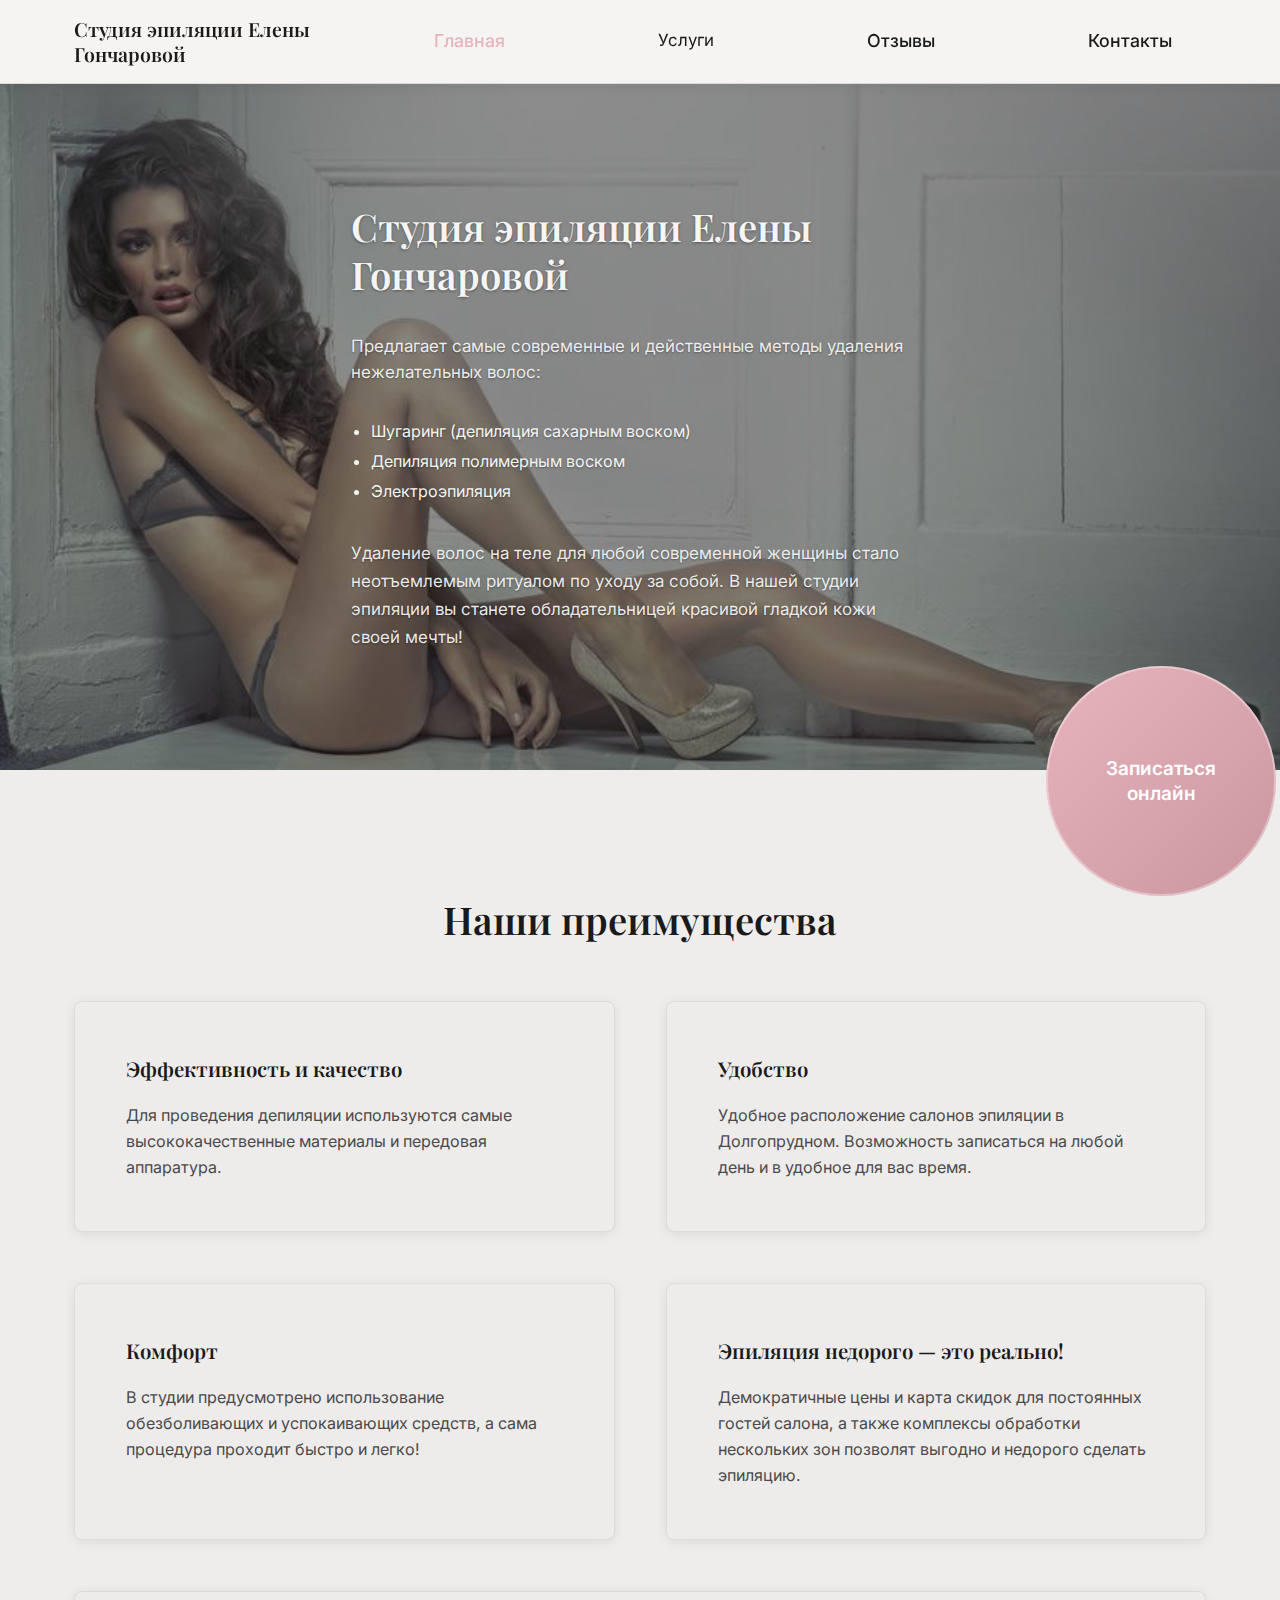
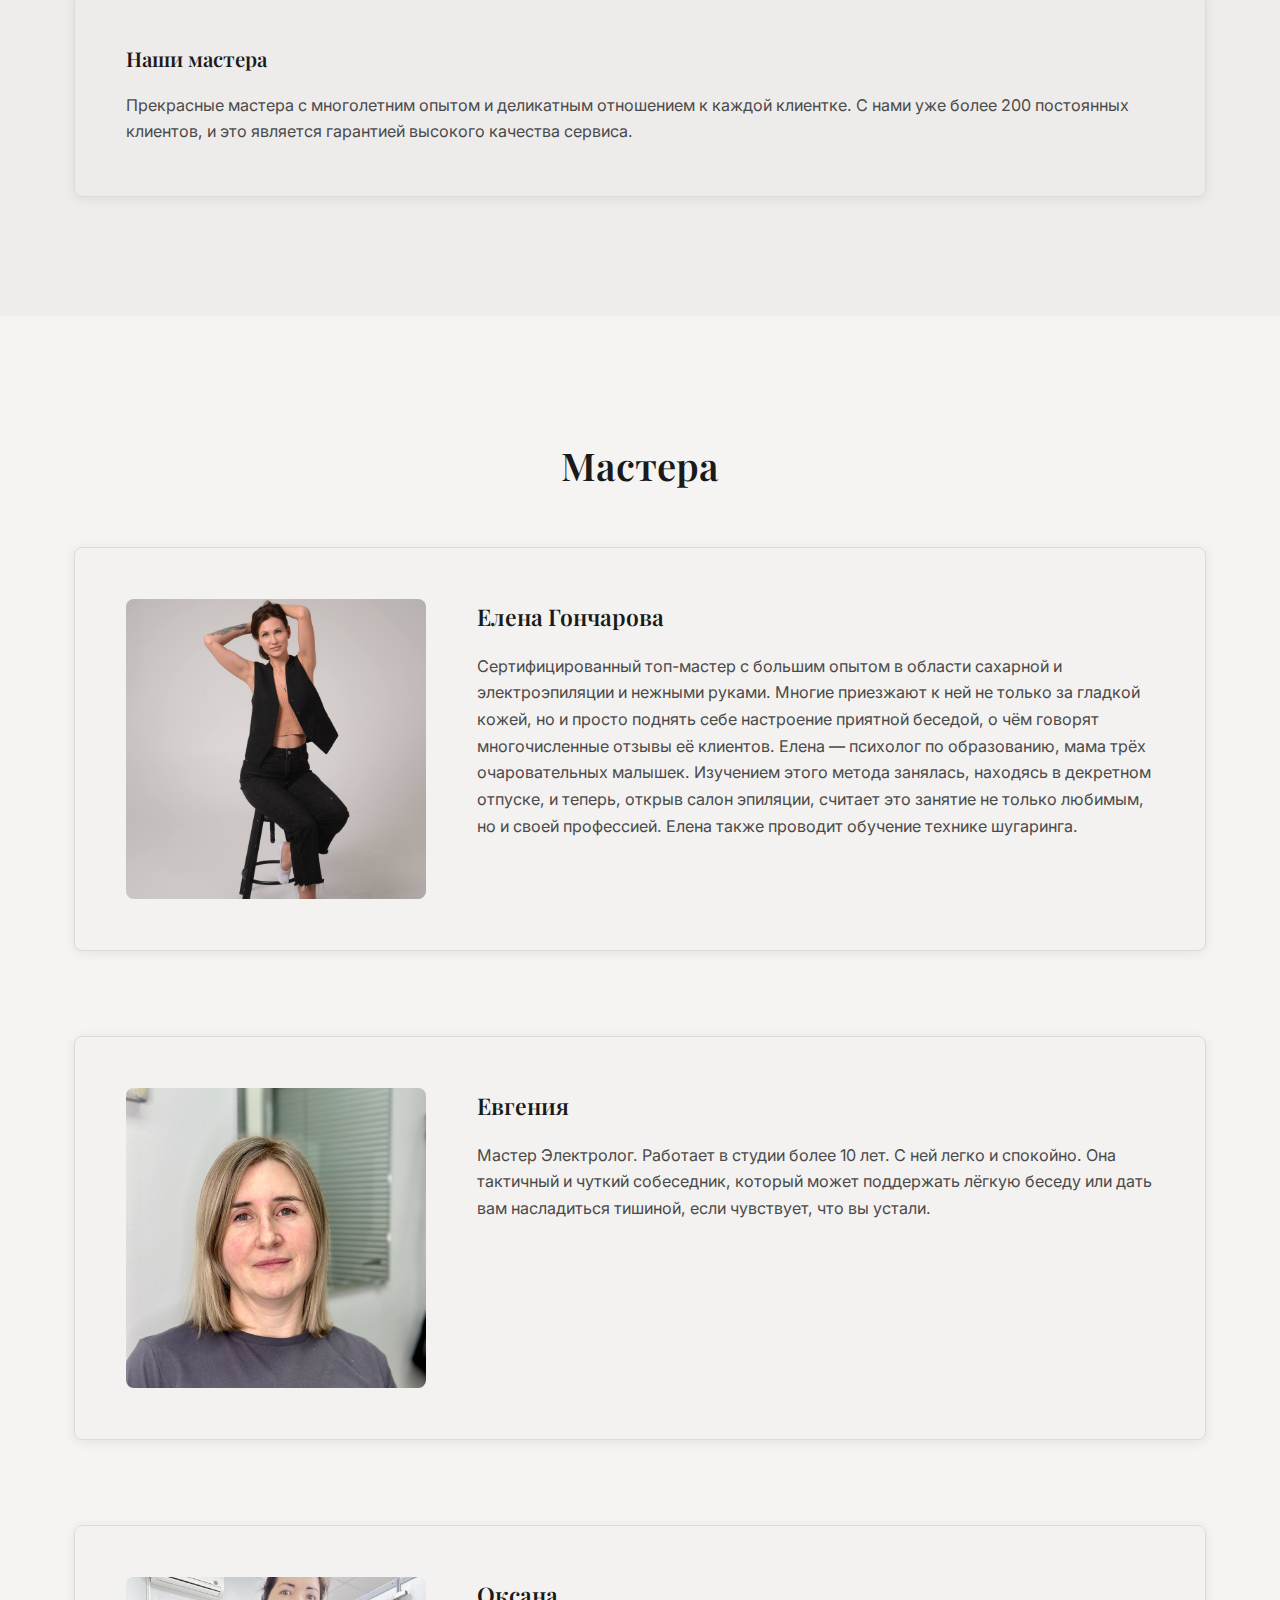
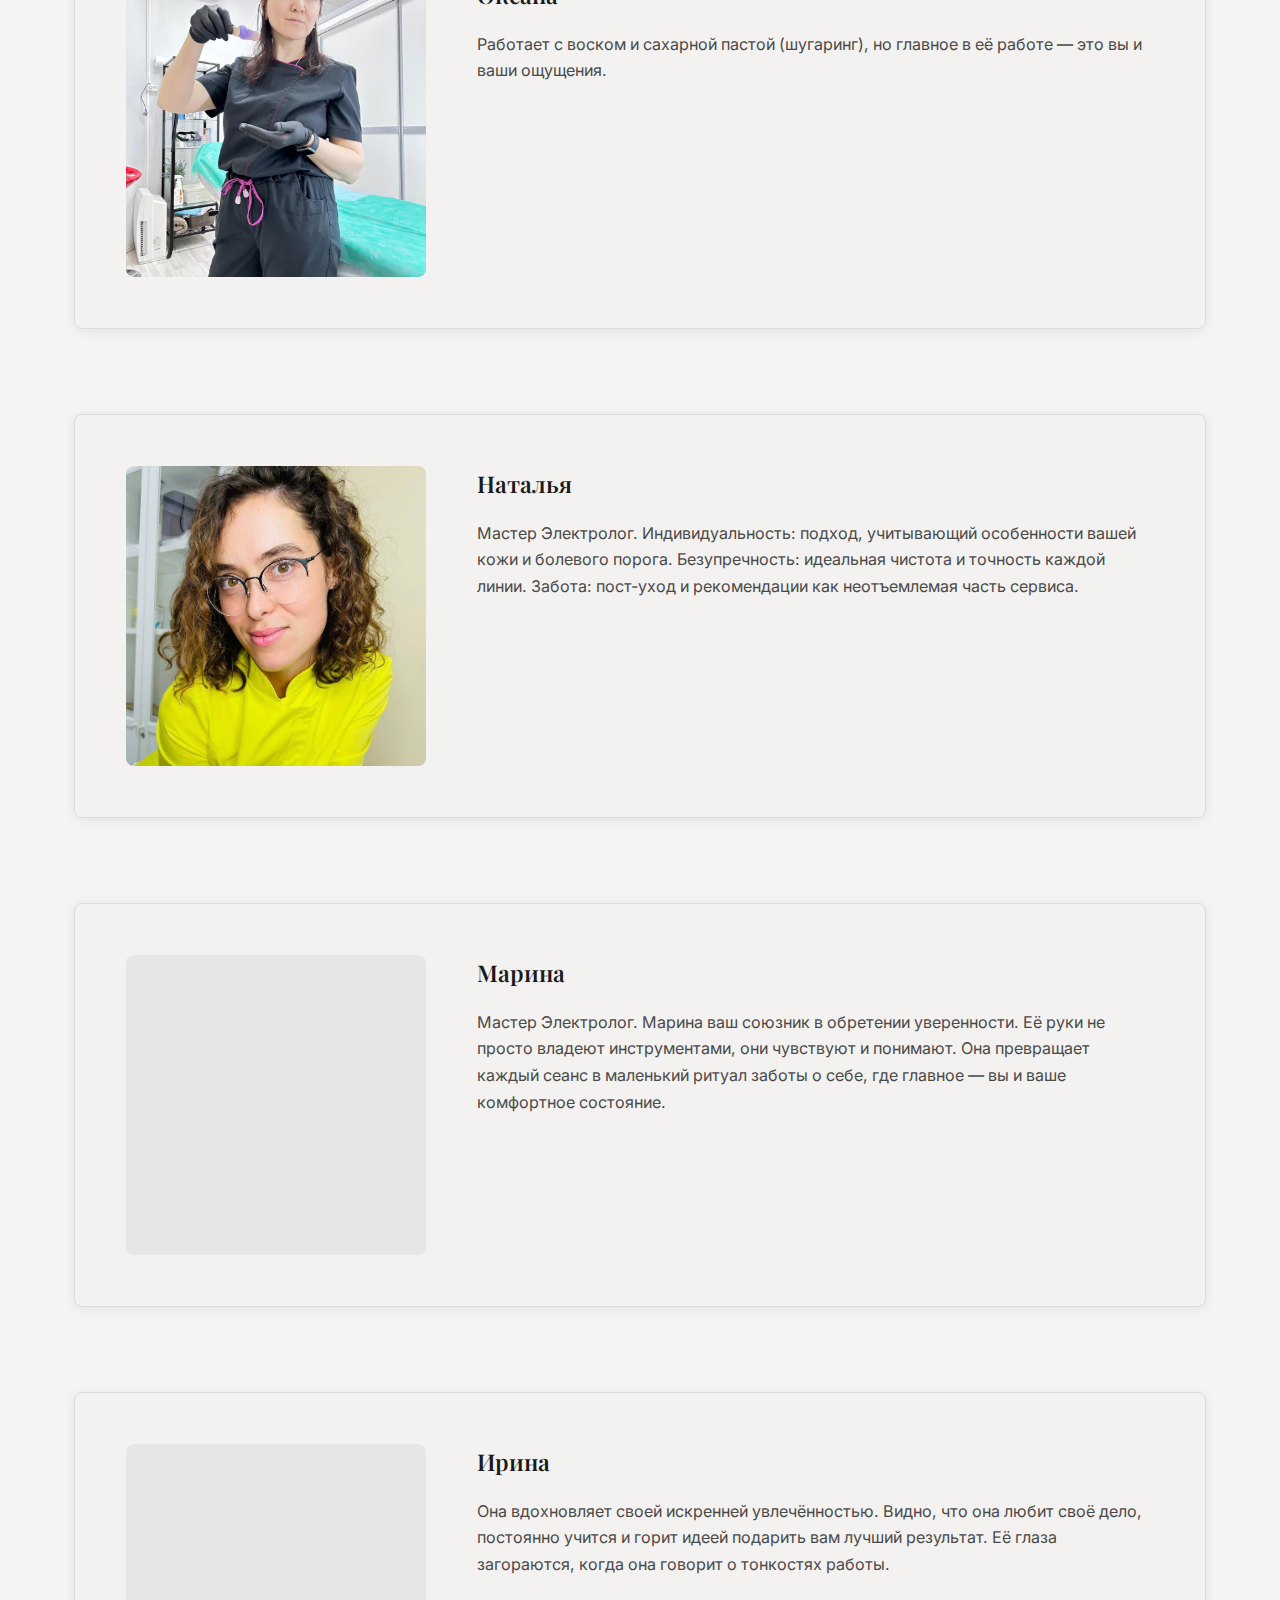
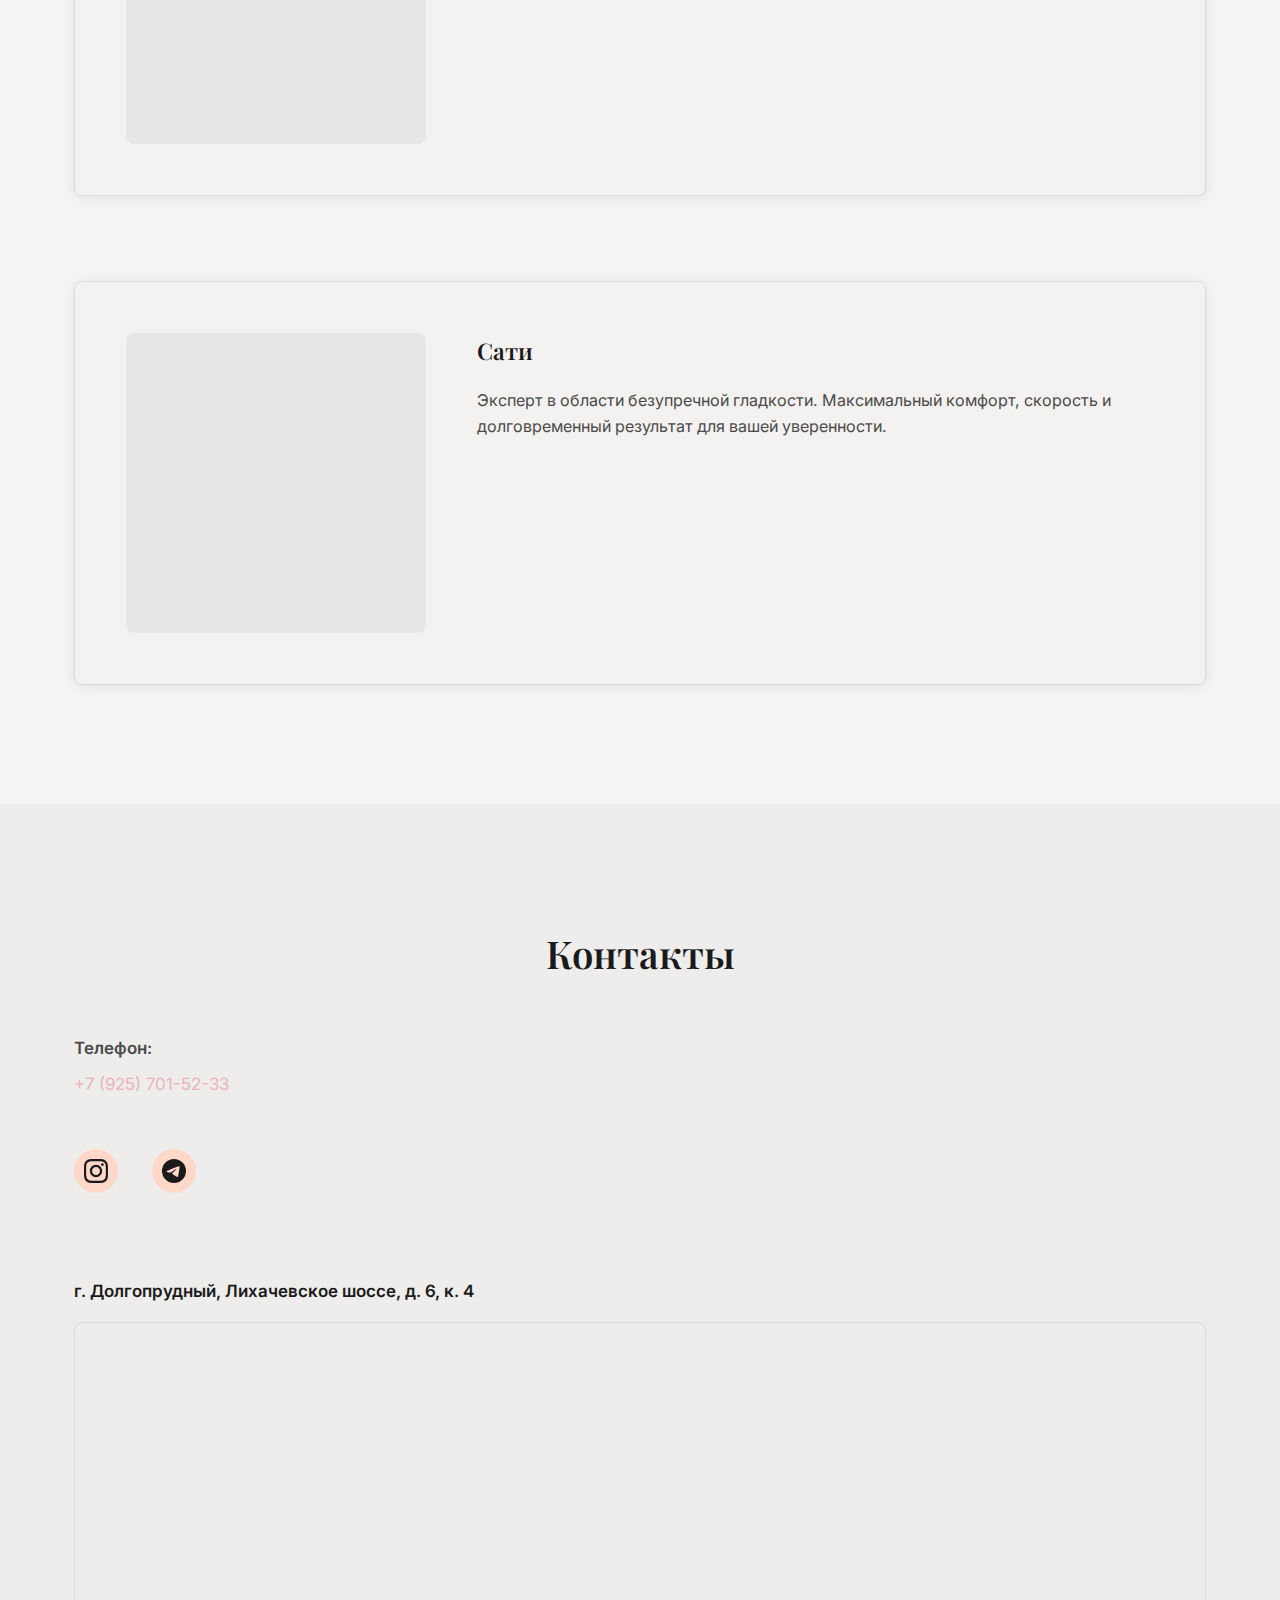
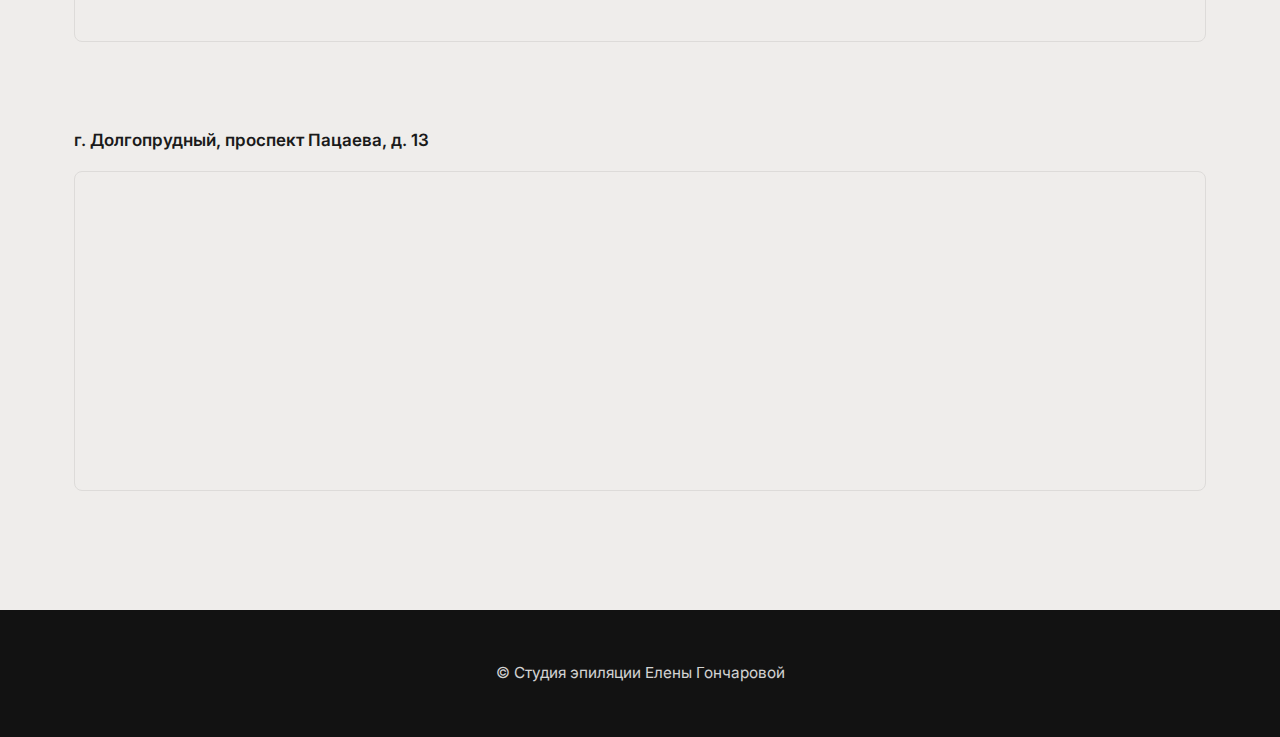
<file: index.html>
<!DOCTYPE html>
<html lang="ru">
<head>
  <meta charset="UTF-8">
  <meta name="viewport" content="width=device-width, initial-scale=1.0">
  <meta name="description" content="Студия эпиляции Елены Гончаровой — шугаринг, биоэпиляция, полимерная и электроэпиляция в Москве, Лобне и Долгопрудном. Запись на удобное время.">
  <meta name="keywords" content="эпиляция, шугаринг, депиляция, Долгопрудный, Москва, Лобня, салон эпиляции">
  <title>Студия эпиляции Елены Гончаровой — эпиляция в Москве и Долгопрудном</title>
  <link rel="preconnect" href="https://fonts.googleapis.com">
  <link rel="preconnect" href="https://fonts.gstatic.com" crossorigin>
  <link href="https://fonts.googleapis.com/css2?family=Inter:wght@400;500;600&family=Playfair+Display:wght@500;600;700&display=swap" rel="stylesheet">
  <link rel="stylesheet" href="css/style.css">
</head>
<body>
  <a class="skip-link" href="#main-content">Перейти к основному содержимому</a>

  <header class="header" role="banner">
    <div class="header__inner container">
      <a class="header__logo" href="index.html" aria-label="Студия эпиляции Елены Гончаровой — на главную">
        <span class="header__logo-text">Студия эпиляции Елены Гончаровой</span>
      </a>
      <button class="header__burger" type="button" aria-label="Открыть меню" aria-expanded="false" aria-controls="nav-menu" id="burger-btn">
        <span class="header__burger-line" aria-hidden="true"></span>
        <span class="header__burger-line" aria-hidden="true"></span>
        <span class="header__burger-line" aria-hidden="true"></span>
      </button>
      <nav class="nav" id="nav-menu" role="navigation" aria-label="Основная навигация">
        <ul class="nav__list">
          <li class="nav__item"><a class="nav__link nav__link--active" href="index.html">Главная</a></li>
          <li class="nav__item nav__item--dropdown">
            <button type="button" class="nav__link nav__link--trigger" aria-expanded="false" aria-haspopup="true" aria-controls="nav-services" id="nav-services-trigger">Услуги</button>
            <ul class="nav__dropdown" id="nav-services" role="menu">
              <li class="nav__item nav__item--submenu" role="none">
                <a class="nav__dropdown-trigger nav__dropdown-trigger--link" href="services.html#epilation" aria-expanded="false" aria-controls="nav-epilation" id="nav-epilation-trigger" role="menuitem">Депиляция</a>
                <ul class="nav__submenu" id="nav-epilation" role="menu">
                  <li role="none"><a class="nav__sublink" href="services.html#epilation_shugaring" role="menuitem">Шугаринг</a></li>
                  <li role="none"><a class="nav__sublink" href="services.html#epilation_shugaring-bikini" role="menuitem">Шугаринг бикини</a></li>
                  <li role="none"><a class="nav__sublink" href="services.html#epilation_polymer" role="menuitem">Полимерная эпиляция</a></li>
                  <li role="none"><a class="nav__sublink" href="services.html#epilation_wax" role="menuitem">Восковая эпиляция</a></li>
                  <li role="none"><a class="nav__sublink" href="services.html#epilation_armpits" role="menuitem">Эпиляция подмышек</a></li>
                  <li role="none"><a class="nav__sublink" href="services.html#epilation_face" role="menuitem">Эпиляция лица</a></li>
                  <li role="none"><a class="nav__sublink" href="services.html#epilation_legs" role="menuitem">Эпиляция ног</a></li>
                  <li role="none"><a class="nav__sublink" href="services.html#epilation_arms" role="menuitem">Эпиляция рук</a></li>
                </ul>
              </li>
              <li class="nav__item nav__item--submenu" role="none">
                <a class="nav__dropdown-trigger nav__dropdown-trigger--link" href="services.html#electro" aria-expanded="false" aria-controls="nav-electro" id="nav-electro-trigger" role="menuitem">Электроэпиляция</a>
                <ul class="nav__submenu" id="nav-electro" role="menu">
                  <li role="none"><a class="nav__sublink" href="services.html#electro_about" role="menuitem">Об электроэпиляции</a></li>
                  <li role="none"><a class="nav__sublink" href="services.html#electro_bikini" role="menuitem">Электроэпиляция бикини</a></li>
                  <li role="none"><a class="nav__sublink" href="services.html#electro_face" role="menuitem">Электроэпиляция на лице</a></li>
                  <li role="none"><a class="nav__sublink" href="services.html#electro_armpits" role="menuitem">Электроэпиляция подмышек</a></li>
                </ul>
              </li>
              <li class="nav__item" role="none"><a class="nav__sublink" href="services.html#laminating" role="menuitem">Ламинирование ресниц</a></li>
              <li class="nav__item" role="none"><a class="nav__sublink" href="services.html#prices" role="menuitem">Цены</a></li>
            </ul>
          </li>
          <li class="nav__item"><a class="nav__link" href="reviews.html">Отзывы</a></li>
          <li class="nav__item"><a class="nav__link" href="index.html#contacts">Контакты</a></li>
        </ul>
      </nav>
    </div>
  </header>

  <main id="main-content" role="main">
    <section id="hero" class="hero" aria-labelledby="hero-title">
      <div class="hero__inner container">
        <h1 id="hero-title" class="hero__title">Студия эпиляции Елены Гончаровой</h1>
        <p class="hero__lead">Предлагает самые современные и действенные методы удаления нежелательных волос:</p>
        <ul class="hero__methods" aria-label="Методы эпиляции">
          <li>Шугаринг (депиляция сахарным воском)</li>
          <li>Депиляция полимерным воском</li>
          <li>Электроэпиляция</li>
        </ul>
        <p class="hero__text">Удаление волос на теле для любой современной женщины стало неотъемлемым ритуалом по уходу за собой. В нашей студии эпиляции вы станете обладательницей красивой гладкой кожи своей мечты!</p>
      </div>
    </section>

    <section id="services" class="advantages" aria-labelledby="advantages-title">
      <div class="advantages__inner container">
        <h2 id="advantages-title" class="section-title">Наши преимущества</h2>
        <div class="advantages__grid">
          <article class="advantage-card">
            <h3 class="advantage-card__title">Эффективность и качество</h3>
            <p class="advantage-card__text">Для проведения депиляции используются самые высококачественные материалы и передовая аппаратура.</p>
          </article>
          <article class="advantage-card">
            <h3 class="advantage-card__title">Удобство</h3>
            <p class="advantage-card__text">Удобное расположение салонов эпиляции в Долгопрудном. Возможность записаться на любой день и в удобное для вас время.</p>
          </article>
          <article class="advantage-card">
            <h3 class="advantage-card__title">Комфорт</h3>
            <p class="advantage-card__text">В студии предусмотрено использование обезболивающих и успокаивающих средств, а сама процедура проходит быстро и легко!</p>
          </article>
          <article class="advantage-card">
            <h3 class="advantage-card__title">Эпиляция недорого — это реально!</h3>
            <p class="advantage-card__text">Демократичные цены и карта скидок для постоянных гостей салона, а также комплексы обработки нескольких зон позволят выгодно и недорого сделать эпиляцию.</p>
          </article>
          <article class="advantage-card advantage-card--wide">
            <h3 class="advantage-card__title">Наши мастера</h3>
            <p class="advantage-card__text">Прекрасные мастера с многолетним опытом и деликатным отношением к каждой клиентке. С нами уже более 200 постоянных клиентов, и это является гарантией высокого качества сервиса.</p>
          </article>
        </div>
      </div>
    </section>

    <section id="masters" class="masters" aria-labelledby="masters-title">
      <div class="masters__inner container">
        <h2 id="masters-title" class="section-title">Мастера</h2>
        <ul class="masters__list">
          <li class="master-card">
            <div class="master-card__img-wrap">
              <img class="master-card__img master-card__img--elena" src="images/elena.jfif" alt="Фото Елены Гончаровой" width="300" height="300" loading="lazy">
              <span class="master-card__placeholder" aria-hidden="true">Фото мастера</span>
            </div>
            <div class="master-card__content">
              <h3 class="master-card__name">Елена Гончарова</h3>
              <p class="master-card__desc">Сертифицированный топ-мастер с большим опытом в области сахарной и электроэпиляции и нежными руками. Многие приезжают к ней не только за гладкой кожей, но и просто поднять себе настроение приятной беседой, о чём говорят многочисленные отзывы её клиентов. Елена — психолог по образованию, мама трёх очаровательных малышек. Изучением этого метода занялась, находясь в декретном отпуске, и теперь, открыв салон эпиляции, считает это занятие не только любимым, но и своей профессией. Елена также проводит обучение технике шугаринга.</p>
            </div>
          </li>
          <li class="master-card">
            <div class="master-card__img-wrap">
              <img class="master-card__img" src="images/evgenia.jfif" alt="Фото Евгении" width="300" height="300" loading="lazy">
              <span class="master-card__placeholder" aria-hidden="true">Фото мастера</span>
            </div>
            <div class="master-card__content">
              <h3 class="master-card__name">Евгения</h3>
              <p class="master-card__desc">Мастер Электролог. Работает в студии более 10 лет. С ней легко и спокойно. Она тактичный и чуткий собеседник, который может поддержать лёгкую беседу или дать вам насладиться тишиной, если чувствует, что вы устали.</p>
            </div>
          </li>
          <li class="master-card">
            <div class="master-card__img-wrap">
              <img class="master-card__img" src="images/oksana.jfif" alt="Фото Оксаны" width="300" height="300" loading="lazy">
              <span class="master-card__placeholder" aria-hidden="true">Фото мастера</span>
            </div>
            <div class="master-card__content">
              <h3 class="master-card__name">Оксана</h3>
              <p class="master-card__desc">Работает с воском и сахарной пастой (шугаринг), но главное в её работе — это вы и ваши ощущения.</p>
            </div>
          </li>
          <li class="master-card">
            <div class="master-card__img-wrap">
              <img class="master-card__img" src="images/natalia.jfif" alt="Фото Натальи" width="300" height="300" loading="lazy">
              <span class="master-card__placeholder" aria-hidden="true">Фото мастера</span>
            </div>
            <div class="master-card__content">
              <h3 class="master-card__name">Наталья</h3>
              <p class="master-card__desc">Мастер Электролог. Индивидуальность: подход, учитывающий особенности вашей кожи и болевого порога. Безупречность: идеальная чистота и точность каждой линии. Забота: пост-уход и рекомендации как неотъемлемая часть сервиса.</p>
            </div>
          </li>
          <li class="master-card">
            <div class="master-card__img-wrap">
              <img class="master-card__img" src="images/marina.jfif" alt="Фото Марины" width="300" height="300" loading="lazy">
              <span class="master-card__placeholder" aria-hidden="true">Фото мастера</span>
            </div>
            <div class="master-card__content">
              <h3 class="master-card__name">Марина</h3>
              <p class="master-card__desc">Мастер Электролог. Марина ваш союзник в обретении уверенности. Её руки не просто владеют инструментами, они чувствуют и понимают. Она превращает каждый сеанс в маленький ритуал заботы о себе, где главное — вы и ваше комфортное состояние.</p>
            </div>
          </li>
          <li class="master-card">
            <div class="master-card__img-wrap">
              <img class="master-card__img" src="images/irina.jfif" alt="Фото Ирины" width="300" height="300" loading="lazy">
              <span class="master-card__placeholder" aria-hidden="true">Фото мастера</span>
            </div>
            <div class="master-card__content">
              <h3 class="master-card__name">Ирина</h3>
              <p class="master-card__desc">Она вдохновляет своей искренней увлечённостью. Видно, что она любит своё дело, постоянно учится и горит идеей подарить вам лучший результат. Её глаза загораются, когда она говорит о тонкостях работы.</p>
            </div>
          </li>
          <li class="master-card">
            <div class="master-card__img-wrap">
              <img class="master-card__img" src="images/sati.jfif" alt="Фото Сати" width="300" height="300" loading="lazy">
              <span class="master-card__placeholder" aria-hidden="true">Фото мастера</span>
            </div>
            <div class="master-card__content">
              <h3 class="master-card__name">Сати</h3>
              <p class="master-card__desc">Эксперт в области безупречной гладкости. Максимальный комфорт, скорость и долговременный результат для вашей уверенности.</p>
            </div>
          </li>
        </ul>
      </div>
    </section>

    <section id="contacts" class="contacts" aria-labelledby="contacts-title">
      <div class="contacts__inner container">
        <h2 id="contacts-title" class="section-title">Контакты</h2>
        <div class="contacts__grid">
          <div class="contacts__info">
            <p class="contacts__item">
              <span class="contacts__label">Телефон:</span>
              <a class="contacts__link" href="tel:+79257015233" aria-label="Позвонить +7 (925) 701-52-33">+7 (925) 701-52-33</a>
            </p>
            <div class="contacts__social">
              <a class="contacts__social-link" href="https://www.instagram.com/sugarepil?igshid=1re8awe647r56" target="_blank" rel="noopener noreferrer" aria-label="Мы в Instagram" title="Instagram">
                <svg class="contacts__social-icon" width="24" height="24" viewBox="0 0 24 24" fill="currentColor" aria-hidden="true"><path d="M12 2.163c3.204 0 3.584.012 4.85.07 3.252.148 4.771 1.691 4.919 4.919.058 1.265.069 1.645.069 4.849 0 3.205-.012 3.584-.069 4.849-.149 3.225-1.664 4.771-4.919 4.919-1.266.058-1.644.07-4.85.07-3.204 0-3.584-.012-4.849-.07-3.26-.149-4.771-1.699-4.919-4.92-.058-1.265-.07-1.644-.07-4.849 0-3.204.013-3.583.07-4.849.149-3.227 1.664-4.771 4.919-4.919 1.266-.057 1.645-.069 4.849-.069zm0-2.163c-3.259 0-3.667.014-4.947.072-4.358.2-6.78 2.618-6.98 6.98-.059 1.281-.073 1.689-.073 4.948 0 3.259.014 3.668.072 4.948.2 4.358 2.618 6.78 6.98 6.98 1.281.058 1.689.072 4.948.072 3.259 0 3.668-.014 4.948-.072 4.354-.2 6.782-2.618 6.979-6.98.059-1.28.073-1.689.073-4.948 0-3.259-.014-3.667-.072-4.947-.196-4.354-2.617-6.78-6.979-6.98-1.281-.059-1.69-.073-4.949-.073zm0 5.838c-3.403 0-6.162 2.759-6.162 6.162s2.759 6.163 6.162 6.163 6.162-2.759 6.162-6.163c0-3.403-2.759-6.162-6.162-6.162zm0 10.162c-2.209 0-4-1.79-4-4 0-2.209 1.791-4 4-4s4 1.791 4 4c0 2.21-1.791 4-4 4zm6.406-11.845c-.796 0-1.441.645-1.441 1.44s.645 1.44 1.441 1.44c.795 0 1.439-.645 1.439-1.44s-.644-1.44-1.439-1.44z"/></svg>
              </a>
              <a class="contacts__social-link" href="https://t.me/sugarepil22" target="_blank" rel="noopener noreferrer" aria-label="Мы в Telegram" title="Telegram">
                <svg class="contacts__social-icon" width="24" height="24" viewBox="0 0 24 24" fill="currentColor" aria-hidden="true"><path d="M11.944 0A12 12 0 0 0 0 12a12 12 0 0 0 12 12 12 12 0 0 0 12-12A12 12 0 0 0 12 0a12 12 0 0 0-.056 0zm4.962 7.224c.1-.002.321.023.465.14a.506.506 0 0 1 .171.325c.016.093.036.306.02.472-.18 1.898-.962 6.502-1.36 8.627-.168.9-.499 1.201-.82 1.23-.696.065-1.225-.46-1.9-.902-1.056-.693-1.653-1.124-2.678-1.8-1.185-.78-.417-1.21.258-1.91.177-.184 3.247-2.977 3.307-3.23.007-.032.014-.15-.056-.212s-.174-.041-.249-.024c-.106.024-1.793 1.14-5.061 3.345-.48.33-.913.49-1.302.48-.428-.008-1.252-.241-1.865-.44-.752-.245-1.349-.374-1.297-.789.027-.216.325-.437.893-.663 3.498-1.524 5.83-2.529 6.998-3.014 3.332-1.386 4.025-1.627 4.476-1.635z"/></svg>
              </a>
            </div>
          </div>
          <div class="contacts__maps">
            <div class="contacts__map-block">
              <p class="contacts__map-address">г. Долгопрудный, Лихачевское шоссе, д. 6, к. 4</p>
              <div class="contacts__map-wrap">
                <iframe
                  class="contacts__map"
                  src="https://yandex.ru/map-widget/v1/?ll=37.492671%2C55.939771&z=17&pt=37.492671%2C55.939771"
                  title="Студия эпиляции на карте — г. Долгопрудный, Лихачевское шоссе, д. 6, к. 4"
                  loading="lazy"
                  referrerpolicy="no-referrer-when-downgrade"
                  allowfullscreen
                ></iframe>
              </div>
            </div>
            <div class="contacts__map-block">
              <p class="contacts__map-address">г. Долгопрудный, проспект Пацаева, д. 13</p>
              <div class="contacts__map-wrap">
                <iframe
                  class="contacts__map"
                  src="https://yandex.ru/map-widget/v1/?ll=37.497%2C55.947974&z=17&pt=37.497%2C55.947974"
                  title="Студия эпиляции на карте — г. Долгопрудный, проспект Пацаева, д. 13"
                  loading="lazy"
                  referrerpolicy="no-referrer-when-downgrade"
                  allowfullscreen
                ></iframe>
              </div>
            </div>
          </div>
        </div>
      </div>
    </section>
  </main>

  <footer class="footer" role="contentinfo">
    <div class="footer__inner container">
      <p class="footer__copy">&copy; Студия эпиляции Елены Гончаровой</p>
    </div>
  </footer>

  <a class="cta-book" href="https://n1039050.yclients.com/company/962891/menu?o=" target="_blank" rel="noopener noreferrer" aria-label="Записаться онлайн на приём">
    <span class="cta-book__text">Записаться онлайн</span>
    <span class="cta-book__pulse" aria-hidden="true"></span>
  </a>

  <script src="js/main.js"></script>
</body>
</html>
</file>
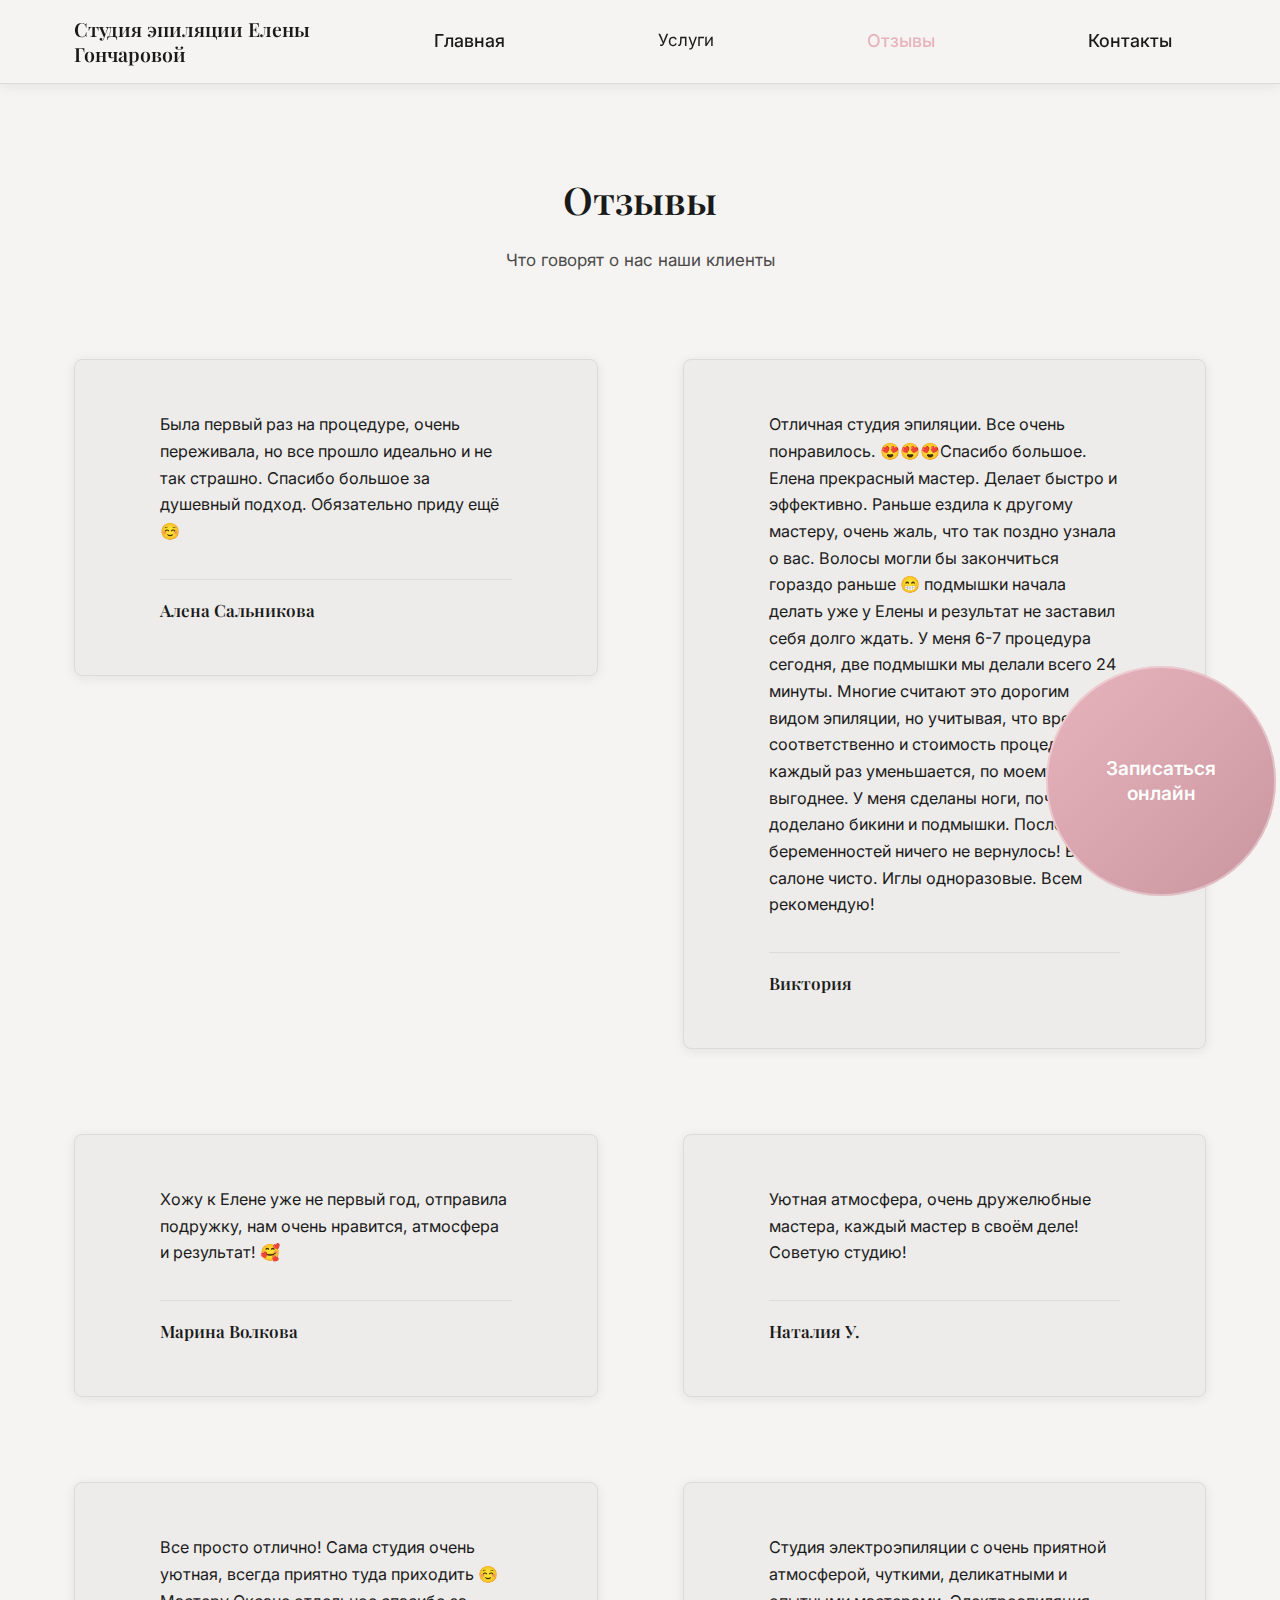
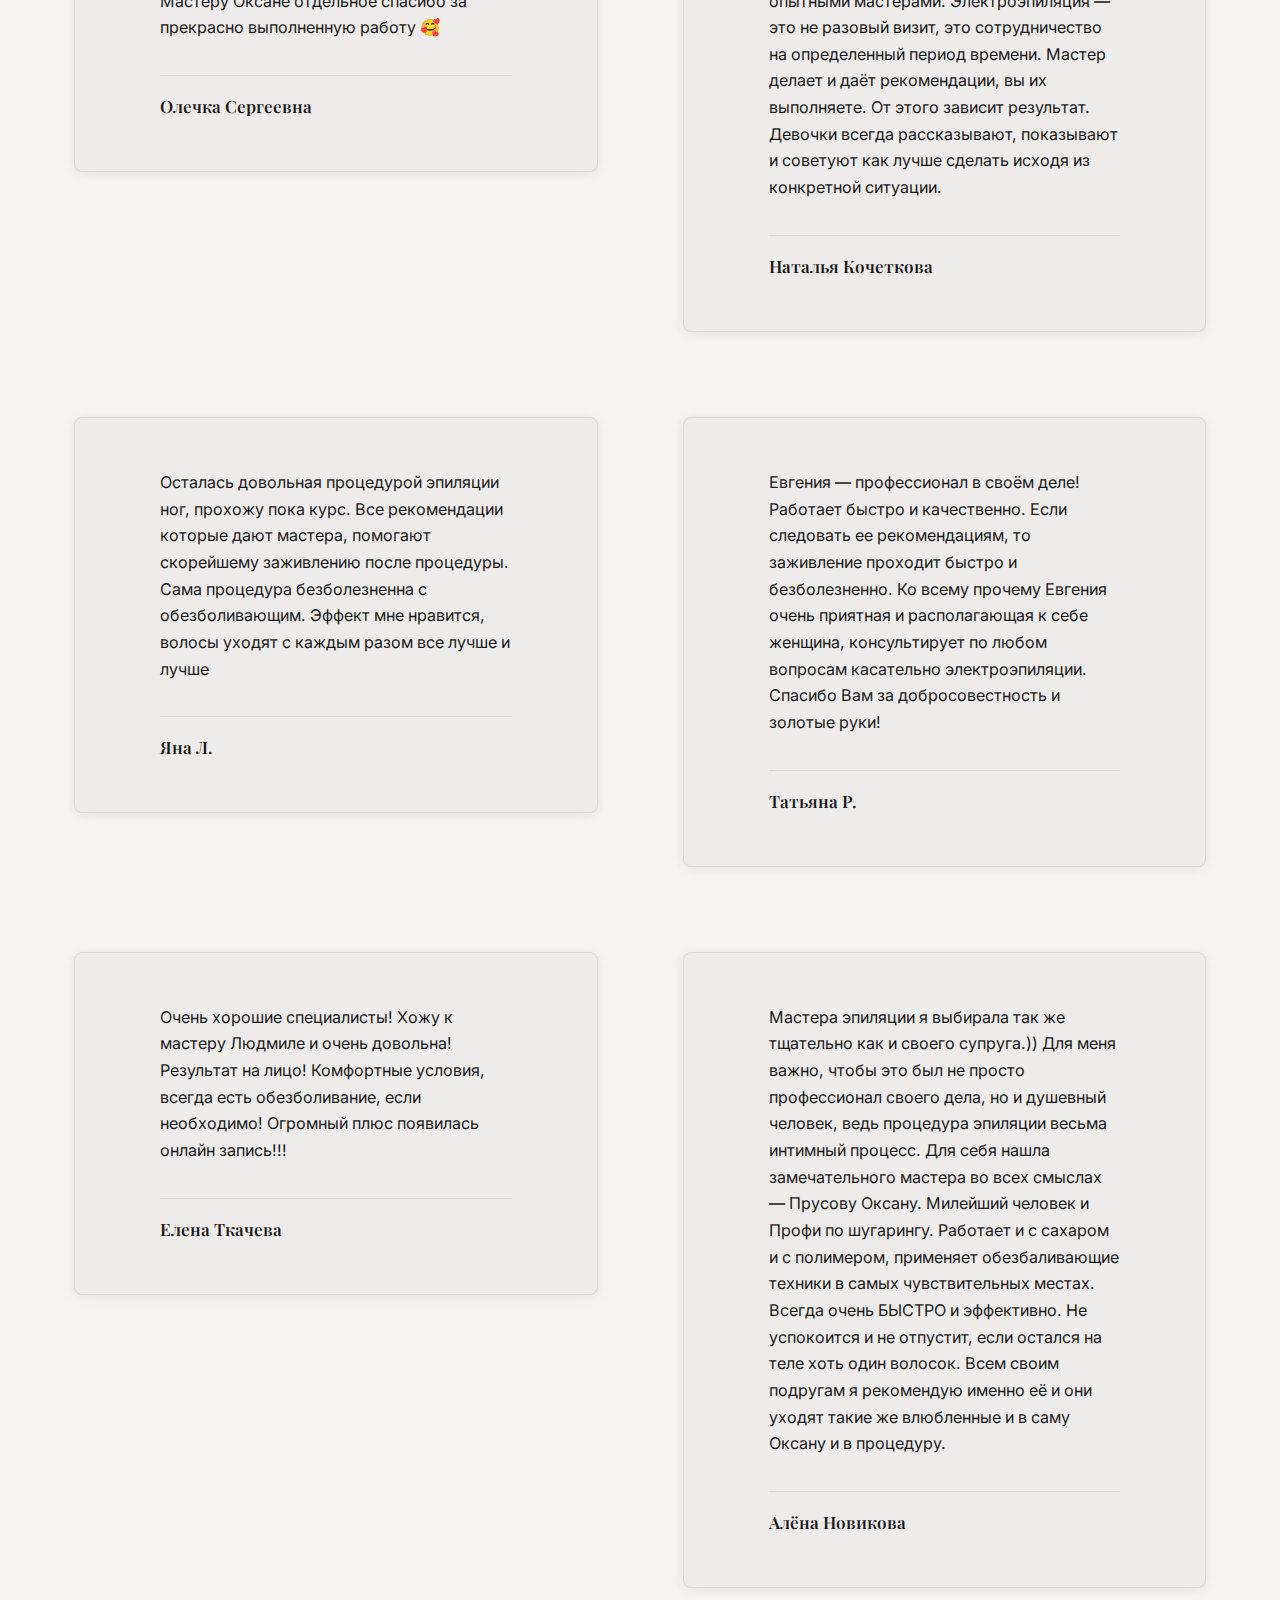
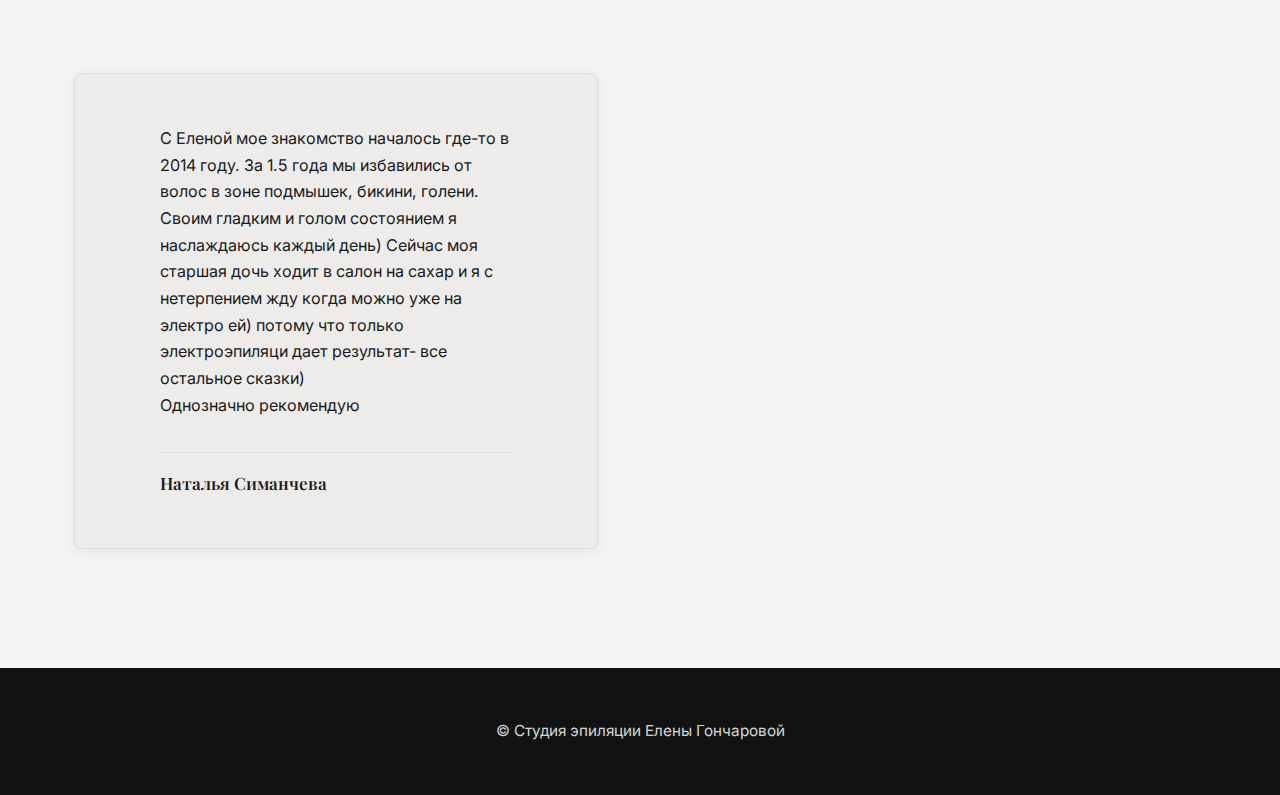
<file: reviews.html>
<!DOCTYPE html>
<html lang="ru">
<head>
  <meta charset="UTF-8">
  <meta name="viewport" content="width=device-width, initial-scale=1.0">
  <meta name="description" content="Отзывы клиентов студии эпиляции Елены Гончаровой в Долгопрудном.">
  <title>Отзывы — Студия эпиляции Елены Гончаровой</title>
  <link rel="preconnect" href="https://fonts.googleapis.com">
  <link rel="preconnect" href="https://fonts.gstatic.com" crossorigin>
  <link href="https://fonts.googleapis.com/css2?family=Inter:wght@400;500;600&family=Playfair+Display:wght@500;600;700&display=swap" rel="stylesheet">
  <link rel="stylesheet" href="css/style.css">
</head>
<body>
  <a class="skip-link" href="#main-content">Перейти к основному содержимому</a>

  <header class="header" role="banner">
    <div class="header__inner container">
      <a class="header__logo" href="index.html" aria-label="Студия эпиляции Елены Гончаровой — на главную">
        <span class="header__logo-text">Студия эпиляции Елены Гончаровой</span>
      </a>
      <button class="header__burger" type="button" aria-label="Открыть меню" aria-expanded="false" aria-controls="nav-menu" id="burger-btn">
        <span class="header__burger-line" aria-hidden="true"></span>
        <span class="header__burger-line" aria-hidden="true"></span>
        <span class="header__burger-line" aria-hidden="true"></span>
      </button>
      <nav class="nav" id="nav-menu" role="navigation" aria-label="Основная навигация">
        <ul class="nav__list">
          <li class="nav__item"><a class="nav__link" href="index.html">Главная</a></li>
          <li class="nav__item nav__item--dropdown">
            <button type="button" class="nav__link nav__link--trigger" aria-expanded="false" aria-haspopup="true" aria-controls="nav-services" id="nav-services-trigger">Услуги</button>
            <ul class="nav__dropdown" id="nav-services" role="menu">
              <li class="nav__item nav__item--submenu" role="none">
                <a class="nav__dropdown-trigger nav__dropdown-trigger--link" href="services.html#epilation" aria-expanded="false" aria-controls="nav-epilation" id="nav-epilation-trigger" role="menuitem">Депиляция</a>
                <ul class="nav__submenu" id="nav-epilation" role="menu">
                  <li role="none"><a class="nav__sublink" href="services.html#epilation_shugaring" role="menuitem">Шугаринг</a></li>
                  <li role="none"><a class="nav__sublink" href="services.html#epilation_shugaring-bikini" role="menuitem">Шугаринг бикини</a></li>
                  <li role="none"><a class="nav__sublink" href="services.html#epilation_polymer" role="menuitem">Полимерная эпиляция</a></li>
                  <li role="none"><a class="nav__sublink" href="services.html#epilation_wax" role="menuitem">Восковая эпиляция</a></li>
                  <li role="none"><a class="nav__sublink" href="services.html#epilation_armpits" role="menuitem">Эпиляция подмышек</a></li>
                  <li role="none"><a class="nav__sublink" href="services.html#epilation_face" role="menuitem">Эпиляция лица</a></li>
                  <li role="none"><a class="nav__sublink" href="services.html#epilation_legs" role="menuitem">Эпиляция ног</a></li>
                  <li role="none"><a class="nav__sublink" href="services.html#epilation_arms" role="menuitem">Эпиляция рук</a></li>
                </ul>
              </li>
              <li class="nav__item nav__item--submenu" role="none">
                <a class="nav__dropdown-trigger nav__dropdown-trigger--link" href="services.html#electro" aria-expanded="false" aria-controls="nav-electro" id="nav-electro-trigger" role="menuitem">Электроэпиляция</a>
                <ul class="nav__submenu" id="nav-electro" role="menu">
                  <li role="none"><a class="nav__sublink" href="services.html#electro_about" role="menuitem">Об электроэпиляции</a></li>
                  <li role="none"><a class="nav__sublink" href="services.html#electro_bikini" role="menuitem">Электроэпиляция бикини</a></li>
                  <li role="none"><a class="nav__sublink" href="services.html#electro_face" role="menuitem">Электроэпиляция на лице</a></li>
                  <li role="none"><a class="nav__sublink" href="services.html#electro_armpits" role="menuitem">Электроэпиляция подмышек</a></li>
                </ul>
              </li>
              <li class="nav__item" role="none"><a class="nav__sublink" href="services.html#prices" role="menuitem">Цены</a></li>
            </ul>
          </li>
          <li class="nav__item"><a class="nav__link nav__link--active" href="reviews.html">Отзывы</a></li>
          <li class="nav__item"><a class="nav__link" href="index.html#contacts">Контакты</a></li>
        </ul>
      </nav>
    </div>
  </header>

  <main id="main-content" role="main" class="page-reviews">
    <section class="reviews" aria-labelledby="reviews-title">
      <div class="reviews__inner container">
        <h1 id="reviews-title" class="section-title">Отзывы</h1>
        <p class="reviews__lead">Что говорят о нас наши клиенты</p>
        <ul class="reviews__list">
          <li>
            <article class="review-card">
              <p class="review-card__text">Была первый раз на процедуре, очень переживала, но все прошло идеально и не так страшно. Спасибо большое за душевный подход. Обязательно приду ещё☺️</p>
              <footer class="review-card__author">Алена Сальникова</footer>
            </article>
          </li>
          <li>
            <article class="review-card">
              <p class="review-card__text">Отличная студия эпиляции. Все очень понравилось. 😍😍😍Спасибо большое. Елена прекрасный мастер. Делает быстро и эффективно. Раньше ездила к другому мастеру, очень жаль, что так поздно узнала о вас. Волосы могли бы закончиться гораздо раньше 😁 подмышки начала делать уже у Елены и результат не заставил себя долго ждать. У меня 6-7 процедура сегодня, две подмышки мы делали всего 24 минуты. Многие считают это дорогим видом эпиляции, но учитывая, что время, а соответственно и стоимость процедуры каждый раз уменьшается, по моему это выгоднее. У меня сделаны ноги, почти доделано бикини и подмышки. После двух беременностей ничего не вернулось! В салоне чисто. Иглы одноразовые. Всем рекомендую!</p>
              <footer class="review-card__author">Виктория</footer>
            </article>
          </li>
          <li>
            <article class="review-card">
              <p class="review-card__text">Хожу к Елене уже не первый год, отправила подружку, нам очень нравится, атмосфера и результат! 🥰</p>
              <footer class="review-card__author">Марина Волкова</footer>
            </article>
          </li>
          <li>
            <article class="review-card">
              <p class="review-card__text">Уютная атмосфера, очень дружелюбные мастера, каждый мастер в своём деле! Советую студию!</p>
              <footer class="review-card__author">Наталия У.</footer>
            </article>
          </li>
          <li>
            <article class="review-card">
              <p class="review-card__text">Все просто отлично! Сама студия очень уютная, всегда приятно туда приходить ☺️<br>Мастеру Оксане отдельное спасибо за прекрасно выполненную работу 🥰</p>
              <footer class="review-card__author">Олечка Сергеевна</footer>
            </article>
          </li>
          <li>
            <article class="review-card">
              <p class="review-card__text">Студия электроэпиляции с очень приятной атмосферой, чуткими, деликатными и опытными мастерами. Электроэпиляция — это не разовый визит, это сотрудничество на определенный период времени. Мастер делает и даёт рекомендации, вы их выполняете. От этого зависит результат. Девочки всегда рассказывают, показывают и советуют как лучше сделать исходя из конкретной ситуации.</p>
              <footer class="review-card__author">Наталья Кочеткова</footer>
            </article>
          </li>
          <li>
            <article class="review-card">
              <p class="review-card__text">Осталась довольная процедурой эпиляции ног, прохожу пока курс. Все рекомендации которые дают мастера, помогают скорейшему заживлению после процедуры. Сама процедура безболезненна с обезболивающим. Эффект мне нравится, волосы уходят с каждым разом все лучше и лучше</p>
              <footer class="review-card__author">Яна Л.</footer>
            </article>
          </li>
          <li>
            <article class="review-card">
              <p class="review-card__text">Евгения — профессионал в своём деле! Работает быстро и качественно. Если следовать ее рекомендациям, то заживление проходит быстро и безболезненно. Ко всему прочему Евгения очень приятная и располагающая к себе женщина, консультирует по любом вопросам касательно электроэпиляции. Спасибо Вам за добросовестность и золотые руки!</p>
              <footer class="review-card__author">Татьяна Р.</footer>
            </article>
          </li>
          <li>
            <article class="review-card">
              <p class="review-card__text">Очень хорошие специалисты! Хожу к мастеру Людмиле и очень довольна! Результат на лицо! Комфортные условия, всегда есть обезболивание, если необходимо! Огромный плюс появилась онлайн запись!!!</p>
              <footer class="review-card__author">Елена Ткачева</footer>
            </article>
          </li>
          <li>
            <article class="review-card">
              <p class="review-card__text">Мастера эпиляции я выбирала так же тщательно как и своего супруга.)) Для меня важно, чтобы это был не просто профессионал своего дела, но и душевный человек, ведь процедура эпиляции весьма интимный процесс. Для себя нашла замечательного мастера во всех смыслах — Прусову Оксану. Милейший человек и Профи по шугарингу. Работает и с сахаром и с полимером, применяет обезбаливающие техники в самых чувствительных местах. Всегда очень БЫСТРО и эффективно. Не успокоится и не отпустит, если остался на теле хоть один волосок. Всем своим подругам я рекомендую именно её и они уходят такие же влюбленные и в саму Оксану и в процедуру.</p>
              <footer class="review-card__author">Алёна Новикова</footer>
            </article>
          </li>
          <li>
            <article class="review-card">
              <p class="review-card__text">С Еленой мое знакомство началось где-то в 2014 году. За 1.5 года мы избавились от волос в зоне подмышек, бикини, голени. Своим гладким и голом состоянием я наслаждаюсь каждый день) Сейчас моя старшая дочь ходит в салон на сахар и я с нетерпением жду когда можно уже на электро ей) потому что только электроэпиляци дает результат- все остальное сказки)<br>Однозначно рекомендую</p>
              <footer class="review-card__author">Наталья Симанчева</footer>
            </article>
          </li>
        </ul>
      </div>
    </section>
  </main>

  <footer class="footer" role="contentinfo">
    <div class="footer__inner container">
      <p class="footer__copy">&copy; Студия эпиляции Елены Гончаровой</p>
    </div>
  </footer>

  <a class="cta-book" href="https://n1039050.yclients.com/company/962891/menu?o=" target="_blank" rel="noopener noreferrer" aria-label="Записаться онлайн на приём">
    <span class="cta-book__text">Записаться онлайн</span>
    <span class="cta-book__pulse" aria-hidden="true"></span>
  </a>

  <script src="js/main.js"></script>
</body>
</html>
</file>
<file: css/style.css>
/* ==========================================================================
   Салон эпиляции Елены Гончаровой — стили
   Mobile First, до 4K. Цвета: без #FFF/#000; акцент #E8B4BC / #FFD8C9
   ========================================================================== */

:root {
  --color-bg: #F4F2F0;
  --color-bg-alt: #EEECEA;
  --color-surface: #E8E6E4;
  --color-text: #1A1A1A;
  --color-text-muted: #4A4A4A;
  --color-accent: #E8B4BC;
  --color-accent-soft: #FFD8C9;
  --color-border: #DDDBD9;
  --color-footer-bg: #121212;
  --color-footer-text: #E8E8E8;
  /* Чередующиеся фоны секций */
  --color-block-a: #F6F4F2;
  --color-block-b: #EFEDEB;
  --font-text: 'Inter', sans-serif;
  --font-heading: 'Playfair Display', serif;
  --space-unit: 0.5rem;
  --space-xs: calc(var(--space-unit) * 1);
  --space-sm: calc(var(--space-unit) * 2);
  --space-md: calc(var(--space-unit) * 4);
  --space-lg: calc(var(--space-unit) * 6);
  --space-xl: calc(var(--space-unit) * 10);
  --space-2xl: calc(var(--space-unit) * 14);
  --header-h: 84px;
  --container-narrow: 720px;
  --container-wide: 1200px;
  --container-max: 1600px;
  --radius: 8px;
  --shadow: 0 2px 12px rgba(26, 26, 26, 0.08);
  --shadow-hover: 0 8px 24px rgba(26, 26, 26, 0.12);
  --transition: 0.25s ease;
}

/* Base
   -------------------------------------------------------------------------- */
*,
*::before,
*::after {
  box-sizing: border-box;
}

html {
  font-size: 16px;
  scroll-behavior: smooth;
  overflow-x: hidden;
}

@media (min-width: 768px) {
  html {
    font-size: 17px;
  }
}

@media (min-width: 1920px) {
  html {
    font-size: 18px;
  }
}

body {
  margin: 0;
  font-family: var(--font-text);
  font-weight: 400;
  line-height: 1.6;
  color: var(--color-text);
  background-color: var(--color-bg);
  -webkit-font-smoothing: antialiased;
  overflow-x: hidden;
}

img {
  max-width: 100%;
  height: auto;
  display: block;
}

a {
  color: var(--color-accent);
  text-decoration: none;
  transition: color var(--transition);
}

a:hover {
  color: var(--color-text);
}

a:focus-visible {
  outline: 2px solid var(--color-accent);
  outline-offset: 2px;
}

/* Skip link
   -------------------------------------------------------------------------- */
.skip-link {
  position: absolute;
  top: -100%;
  left: var(--space-sm);
  z-index: 100;
  padding: var(--space-sm) var(--space-md);
  background: var(--color-accent);
  color: var(--color-text);
  font-weight: 600;
  border-radius: var(--radius);
  transition: top var(--transition);
}

.skip-link:focus {
  top: var(--space-sm);
}

/* Container
   -------------------------------------------------------------------------- */
.container {
  width: 100%;
  max-width: var(--container-wide);
  margin: 0 auto;
  padding-left: var(--space-md);
  padding-right: var(--space-md);
}

@media (min-width: 1440px) {
  .container {
    max-width: var(--container-max);
    padding-left: var(--space-lg);
    padding-right: var(--space-lg);
  }
}

/* Header
   -------------------------------------------------------------------------- */
.header {
  position: fixed;
  top: 0;
  left: 0;
  right: 0;
  z-index: 50;
  height: var(--header-h);
  background: var(--color-block-a);
  border-bottom: 1px solid var(--color-border);
  box-shadow: var(--shadow);
}

.header__inner {
  display: flex;
  align-items: center;
  justify-content: space-between;
  height: 100%;
}

.header__logo {
  color: var(--color-text);
  font-family: var(--font-heading);
  font-weight: 600;
  font-size: 1.05rem;
}

.header__logo:hover {
  color: var(--color-accent);
}

.header__logo-text {
  display: block;
  max-width: 220px;
  line-height: 1.25;
}

@media (min-width: 600px) {
  .header__logo-text {
    max-width: 320px;
    font-size: 1.15rem;
  }
}

/* Burger
   -------------------------------------------------------------------------- */
.header__burger {
  display: flex;
  flex-direction: column;
  justify-content: center;
  gap: 5px;
  width: 44px;
  height: 44px;
  padding: 0;
  border: none;
  background: transparent;
  cursor: pointer;
  color: var(--color-text);
  transition: color var(--transition);
  -webkit-tap-highlight-color: transparent;
}

@media (min-width: 900px) {
  .header__burger {
    display: none;
  }
}

.header__burger:hover {
  color: var(--color-accent);
}

.header__burger-line {
  display: block;
  width: 22px;
  height: 2px;
  background: currentColor;
  border-radius: 1px;
  transition: transform var(--transition), opacity var(--transition);
}

.header__burger[aria-expanded="true"] .header__burger-line:nth-child(1) {
  transform: translateY(7px) rotate(45deg);
}

.header__burger[aria-expanded="true"] .header__burger-line:nth-child(2) {
  opacity: 0;
}

.header__burger[aria-expanded="true"] .header__burger-line:nth-child(3) {
  transform: translateY(-7px) rotate(-45deg);
}

/* Nav
   -------------------------------------------------------------------------- */
.nav {
  position: fixed;
  top: var(--header-h);
  left: 0;
  right: 0;
  bottom: 0;
  background: var(--color-bg);
  padding: var(--space-lg);
  transform: translateX(100%);
  transition: transform var(--transition);
  overflow-y: auto;
}

@media (min-width: 900px) {
  .header {
    overflow: visible;
  }

  .header__inner {
    overflow: visible;
  }

  .nav {
    position: static;
    padding: 0;
    background: transparent;
    transform: none;
    overflow: visible;
  }
}

.nav.is-open {
  transform: translateX(0);
}

.nav__list {
  list-style: none;
  margin: 0;
  padding: 0;
  display: flex;
  flex-direction: column;
  gap: var(--space-md);
}

@media (min-width: 900px) {
  .nav__list {
    flex-direction: row;
    gap: var(--space-xl);
  }
}

.nav__link {
  display: block;
  padding: var(--space-sm) var(--space-md);
  color: var(--color-text);
  font-weight: 500;
  font-size: 1.1rem;
}

@media (min-width: 900px) {
  .nav__link {
    padding: var(--space-sm) var(--space-md);
    font-size: 1.05rem;
  }
}

.nav__link:hover,
.nav__link--active {
  color: var(--color-accent);
}

/* Услуги: выпадающее меню (десктоп) и аккордеон (мобильный)
   -------------------------------------------------------------------------- */
.nav__link--trigger {
  background: none;
  border: none;
  font: inherit;
  cursor: pointer;
  text-align: left;
  width: 100%;
}

@media (min-width: 900px) {
  .nav__link--trigger {
    width: auto;
  }
}

.nav__dropdown {
  list-style: none;
  margin: 0;
  padding: 0;
  overflow: hidden;
  max-height: 0;
  transition: max-height 0.3s ease;
}

@media (min-width: 900px) {
  .nav__item--dropdown {
    position: relative;
  }

  .nav__dropdown {
    position: absolute;
    top: 100%;
    left: 0;
    min-width: 220px;
    max-height: none;
    padding: var(--space-sm) 0;
    background: var(--color-bg);
    border: 1px solid var(--color-border);
    border-radius: var(--radius);
    box-shadow: var(--shadow-hover);
    opacity: 0;
    visibility: hidden;
    transform: translateY(-4px);
    transition: opacity 0.2s ease, visibility 0.2s ease, transform 0.2s ease;
    z-index: 10;
    overflow: visible;
  }

  .nav__item--dropdown:hover .nav__dropdown,
  .nav__item--dropdown.is-open .nav__dropdown {
    opacity: 1;
    visibility: visible;
    transform: translateY(0);
  }

  .nav__item--submenu {
    position: relative;
    overflow: visible;
  }

  .nav__submenu {
    list-style: none;
    margin: 0;
    padding: 0;
    position: absolute;
    left: 100%;
    top: 0;
    margin-left: -4px;
    min-width: 240px;
    padding: var(--space-sm) 0;
    background: var(--color-bg);
    border: 1px solid var(--color-border);
    border-radius: var(--radius);
    box-shadow: var(--shadow-hover);
    opacity: 0;
    visibility: hidden;
    transform: translateX(-4px);
    transition: opacity 0.2s ease, visibility 0.2s ease, transform 0.2s ease;
    z-index: 100;
  }

  .nav__item--submenu:hover .nav__submenu,
  .nav__item--submenu.is-open .nav__submenu {
    opacity: 1;
    visibility: visible;
    transform: translateX(0);
  }

  .nav__dropdown-trigger {
    display: block;
    width: 100%;
    padding: var(--space-xs) var(--space-md);
    background: none;
    border: none;
    font: inherit;
    font-weight: 400;
    color: var(--color-text);
    text-align: left;
    cursor: pointer;
    transition: color var(--transition), background-color var(--transition);
    text-decoration: none;
  }

  a.nav__dropdown-trigger:hover {
    color: var(--color-accent);
    background: var(--color-bg-alt);
  }

  .nav__dropdown-trigger:hover {
    color: var(--color-accent);
    background: var(--color-bg-alt);
  }

  .nav__sublink {
    display: block;
    padding: var(--space-xs) var(--space-md);
    font-size: 0.95rem;
    color: var(--color-text);
    transition: color var(--transition), background-color var(--transition);
  }

  .nav__sublink:hover {
    color: var(--color-accent);
    background: var(--color-bg-alt);
  }
}

/* Мобильный: аккордеон внутри бургер-меню, единый стиль пунктов */
@media (max-width: 899px) {
  .nav__link--trigger {
    display: flex;
    align-items: center;
    justify-content: space-between;
    width: 100%;
    font-weight: 500;
  }

  .nav__link--trigger::after {
    content: "›";
    margin-left: var(--space-xs);
    font-size: 1.25rem;
    line-height: 1;
    transition: transform 0.25s ease;
    flex-shrink: 0;
  }

  .nav__item--dropdown.is-open .nav__link--trigger::after {
    transform: rotate(90deg);
  }

  .nav__dropdown {
    padding-left: 0;
    max-height: 0;
    overflow: hidden;
    transition: max-height 0.35s ease;
  }

  .nav__item--dropdown.is-open .nav__dropdown {
    max-height: 2000px;
    overflow: visible;
  }

  .nav__dropdown-trigger,
  .nav__sublink {
    display: flex;
    align-items: center;
    justify-content: space-between;
    width: 100%;
    padding: var(--space-sm) var(--space-md);
    background: none;
    border: none;
    font: inherit;
    font-size: 1rem;
    font-weight: 400;
    color: var(--color-text);
    text-align: left;
    text-decoration: none;
    cursor: pointer;
    transition: color var(--transition), background-color var(--transition);
    -webkit-tap-highlight-color: transparent;
  }

  .nav__dropdown-trigger::after {
    content: "›";
    margin-left: var(--space-xs);
    font-size: 1.25rem;
    line-height: 1;
    transition: transform 0.25s ease;
    flex-shrink: 0;
  }

  .nav__item--submenu.is-open .nav__dropdown-trigger::after {
    transform: rotate(90deg);
  }

  .nav__item--submenu.is-open .nav__dropdown-trigger {
    font-weight: 500;
    color: var(--color-accent);
    background: var(--color-bg-alt);
  }

  .nav__sublink::after {
    content: none;
  }

  .nav__submenu {
    list-style: none;
    margin: 0;
    padding: 0;
    max-height: 0;
    overflow: hidden;
    transition: max-height 0.35s ease;
  }

  .nav__item--submenu.is-open .nav__submenu {
    max-height: 2000px;
    overflow: visible;
  }
}

/* Main
   -------------------------------------------------------------------------- */
main {
  padding-top: var(--header-h);
}

/* Section titles
   -------------------------------------------------------------------------- */
.section-title {
  font-family: var(--font-heading);
  font-weight: 600;
  font-size: clamp(1.5rem, 4vw, 2.25rem);
  margin: 0 0 var(--space-lg);
  color: var(--color-text);
  text-align: center;
}

/* Hero
   -------------------------------------------------------------------------- */
.hero {
  position: relative;
  padding: var(--space-2xl) 0;
  min-height: 420px;
  background-image: url("../images/hero.jfif");
  background-size: cover;
  background-repeat: no-repeat;
  background-position: left center;
}

.hero::before {
  content: '';
  position: absolute;
  inset: 0;
  background: rgba(26, 26, 26, 0.5);
  z-index: 0;
}

@media (min-width: 768px) {
  .hero {
    min-height: 480px;
    background-position: center center;
  }
}

.hero__inner {
  position: relative;
  z-index: 1;
  max-width: 38rem;
  margin-left: auto;
  margin-right: auto;
  display: flex;
  flex-direction: column;
  gap: var(--space-md);
}

.hero__title {
  font-family: var(--font-heading);
  font-weight: 600;
  font-size: clamp(1.75rem, 4.5vw, 2.25rem);
  margin: 0;
  color: #f5f5f5;
  line-height: 1.25;
  text-shadow: 0 1px 3px rgba(0, 0, 0, 0.4);
}

.hero__lead {
  margin: 0;
  font-size: 1rem;
  color: rgba(245, 245, 245, 0.95);
  line-height: 1.55;
  text-shadow: 0 1px 2px rgba(0, 0, 0, 0.35);
}

.hero__methods {
  margin: 0;
  padding: 0;
  list-style-type: disc;
  font-size: 0.95rem;
  color: #f5f5f5;
  line-height: 1.6;
  text-shadow: 0 1px 2px rgba(0, 0, 0, 0.35);
}

.hero__methods li {
  display: list-item;
  margin-left: 1.25em;
}

.hero__methods li:not(:last-child) {
  margin-bottom: 0.25em;
}

.hero__text {
  margin: 0;
  font-size: 1rem;
  color: rgba(245, 245, 245, 0.95);
  line-height: 1.65;
  text-shadow: 0 1px 2px rgba(0, 0, 0, 0.35);
}

/* Advantages
   -------------------------------------------------------------------------- */
.advantages {
  padding: var(--space-2xl) 0;
  background: var(--color-block-b);
}

.advantages__grid {
  display: grid;
  grid-template-columns: 1fr;
  gap: var(--space-md);
}

@media (min-width: 600px) {
  .advantages__grid {
    grid-template-columns: repeat(2, 1fr);
  }
}

@media (min-width: 900px) {
  .advantages__grid {
    gap: var(--space-lg);
  }
}

.advantage-card {
  padding: var(--space-lg);
  background: var(--color-bg-alt);
  border-radius: var(--radius);
  border: 1px solid var(--color-border);
  box-shadow: var(--shadow);
  transition: transform var(--transition), box-shadow var(--transition), border-color var(--transition), background-color var(--transition);
}

.advantage-card:hover {
  transform: translateY(-4px);
  box-shadow: var(--shadow-hover);
  border-color: var(--color-accent);
  background: var(--color-surface);
}

.advantage-card--wide {
  grid-column: 1 / -1;
}

@media (min-width: 600px) {
  .advantage-card--wide {
    grid-column: span 2;
  }
}

.advantage-card__title {
  font-family: var(--font-heading);
  font-weight: 600;
  font-size: 1.2rem;
  margin: 0 0 var(--space-sm);
  color: var(--color-text);
}

.advantage-card__text {
  margin: 0;
  font-size: 0.95rem;
  color: var(--color-text-muted);
  line-height: 1.6;
}

/* Masters
   -------------------------------------------------------------------------- */
.masters {
  padding: var(--space-2xl) 0;
  background: var(--color-block-a);
}

.masters__list {
  list-style: none;
  margin: 0;
  padding: 0;
  display: flex;
  flex-direction: column;
  gap: var(--space-xl);
}

.master-card {
  display: grid;
  grid-template-columns: 1fr;
  gap: var(--space-md);
  align-items: start;
  padding: var(--space-lg);
  background: var(--color-bg);
  border-radius: var(--radius);
  border: 1px solid var(--color-border);
  box-shadow: var(--shadow);
}

@media (min-width: 700px) {
  .master-card {
    grid-template-columns: 280px 1fr;
    gap: var(--space-lg);
  }
}

@media (min-width: 900px) {
  .master-card {
    grid-template-columns: 300px 1fr;
  }
}

.master-card__img-wrap {
  position: relative;
  aspect-ratio: 1;
  background: var(--color-surface);
  border-radius: var(--radius);
  overflow: hidden;
}

.master-card__img {
  width: 100%;
  height: 100%;
  object-fit: cover;
}

.master-card__img-wrap .master-card__img--elena {
  object-fit: cover;
  object-position: 50% 65%;
}

.master-card__img[src=""],
.master-card__img:not([src]) {
  opacity: 0;
}

.master-card__placeholder {
  position: absolute;
  top: 50%;
  left: 50%;
  transform: translate(-50%, -50%);
  font-size: 0.85rem;
  color: var(--color-text-muted);
  pointer-events: none;
}

/* Скрываем надпись, когда фото загружено */
.master-card__img-wrap:has(.master-card__img[src]:not([src=""])) .master-card__placeholder {
  display: none;
}

.master-card__name {
  font-family: var(--font-heading);
  font-weight: 600;
  font-size: 1.35rem;
  margin: 0 0 var(--space-sm);
  color: var(--color-text);
}

.master-card__desc {
  margin: 0;
  font-size: 0.95rem;
  color: var(--color-text-muted);
  line-height: 1.65;
}

/* Contacts
   -------------------------------------------------------------------------- */
.contacts {
  padding: var(--space-2xl) 0;
  background: var(--color-block-b);
}

.contacts__grid {
  display: flex;
  flex-direction: column;
  gap: var(--space-xl);
}

.contacts__info {
  display: flex;
  flex-direction: column;
  gap: var(--space-md);
}

.contacts__item {
  margin: 0;
  font-size: 1rem;
  color: var(--color-text);
}

.contacts__label {
  display: block;
  font-weight: 600;
  margin-bottom: var(--space-xs);
  color: var(--color-text-muted);
}

.contacts__link {
  color: var(--color-accent);
}

.contacts__link:hover {
  color: var(--color-text);
  text-decoration: underline;
}

.contacts__social {
  display: flex;
  gap: var(--space-md);
  margin-top: var(--space-sm);
}

.contacts__social-link {
  display: inline-flex;
  align-items: center;
  justify-content: center;
  width: 44px;
  height: 44px;
  border-radius: 50%;
  background: var(--color-accent-soft);
  color: var(--color-text);
  transition: background var(--transition), color var(--transition);
}

.contacts__social-link:hover {
  background: var(--color-accent);
  color: var(--color-text);
}

.contacts__social-icon {
  flex-shrink: 0;
}

.contacts__maps {
  display: flex;
  flex-direction: column;
  gap: var(--space-xl);
}

.contacts__map-block {
  display: flex;
  flex-direction: column;
  gap: var(--space-sm);
}

.contacts__map-address {
  margin: 0;
  font-weight: 600;
  font-size: 1rem;
  color: var(--color-text);
}

.contacts__map-wrap {
  position: relative;
  width: 100%;
  min-height: 280px;
  border-radius: var(--radius);
  overflow: hidden;
  border: 1px solid var(--color-border);
}

@media (min-width: 700px) {
  .contacts__map-wrap {
    min-height: 320px;
  }
}

.contacts__map {
  position: absolute;
  top: 0;
  left: 0;
  width: 100%;
  height: 100%;
  border: none;
}

/* Works gallery (страница услуг — каталог работ)
   -------------------------------------------------------------------------- */
.works-gallery {
  padding: var(--space-2xl) 0;
  background: var(--color-block-b);
}

.works-gallery__inner {
  max-width: var(--container-wide);
}

.works-gallery .section-title {
  margin-bottom: var(--space-xl);
}

.works-gallery__list {
  list-style: none;
  margin: 0;
  padding: 0 var(--space-md) var(--space-sm);
  display: flex;
  flex-wrap: nowrap;
  gap: var(--space-md);
  overflow-x: auto;
  overflow-y: hidden;
  scroll-snap-type: x mandatory;
  -webkit-overflow-scrolling: touch;
  scrollbar-width: none;
  -ms-overflow-style: none;
}

.works-gallery__list::-webkit-scrollbar {
  display: none;
}

.works-gallery__list li {
  margin: 0;
  flex: 0 0 auto;
  width: 200px;
  scroll-snap-align: start;
}

@media (min-width: 600px) {
  .works-gallery__list li {
    width: 260px;
  }
}

.works-gallery__item {
  display: block;
  width: 100%;
  padding: 0;
  margin: 0;
  border: none;
  background: var(--color-bg-alt);
  border-radius: var(--radius);
  overflow: hidden;
  box-shadow: var(--shadow);
  cursor: pointer;
  transition: box-shadow var(--transition), transform var(--transition);
  -webkit-tap-highlight-color: transparent;
}

.works-gallery__item:hover {
  box-shadow: var(--shadow-hover);
  transform: translateY(-2px);
}

.works-gallery__item:focus-visible {
  outline: 2px solid var(--color-accent);
  outline-offset: 2px;
}

.works-gallery__item img {
  width: 100%;
  height: auto;
  display: block;
  object-fit: cover;
  aspect-ratio: 4 / 3;
  pointer-events: none;
}

/* Модальное окно галереи
   -------------------------------------------------------------------------- */
.works-modal {
  position: fixed;
  inset: 0;
  z-index: 100;
  display: flex;
  align-items: center;
  justify-content: center;
  padding: var(--space-lg);
  box-sizing: border-box;
}

.works-modal[hidden] {
  display: none;
}

.works-modal__backdrop {
  position: absolute;
  inset: 0;
  background: rgba(26, 26, 26, 0.85);
  cursor: pointer;
}

.works-modal__box {
  position: relative;
  max-width: 95vw;
  max-height: 90vh;
  display: flex;
  align-items: center;
  justify-content: center;
  z-index: 1;
}

.works-modal__img {
  max-width: 100%;
  max-height: 90vh;
  width: auto;
  height: auto;
  object-fit: contain;
  border-radius: var(--radius);
  box-shadow: 0 16px 48px rgba(0, 0, 0, 0.4);
}

.works-modal__close {
  position: absolute;
  top: var(--space-sm);
  right: var(--space-sm);
  width: 40px;
  height: 40px;
  padding: 0;
  border: none;
  background: rgba(232, 230, 228, 0.95);
  color: var(--color-text);
  border-radius: 50%;
  cursor: pointer;
  display: flex;
  align-items: center;
  justify-content: center;
  transition: background var(--transition), color var(--transition);
  z-index: 2;
  -webkit-tap-highlight-color: transparent;
}

.works-modal__close:hover {
  background: var(--color-accent);
  color: var(--color-text);
}

.works-modal__close::before,
.works-modal__close::after {
  content: '';
  position: absolute;
  width: 18px;
  height: 2px;
  background: currentColor;
  border-radius: 1px;
}

.works-modal__close::before {
  transform: rotate(45deg);
}

.works-modal__close::after {
  transform: rotate(-45deg);
}

.works-modal__close:focus-visible {
  outline: 2px solid var(--color-accent);
  outline-offset: 2px;
}

/* Footer
   -------------------------------------------------------------------------- */
.footer {
  padding: var(--space-lg) 0;
  background: var(--color-footer-bg);
  color: var(--color-footer-text);
}

.footer__inner {
  text-align: center;
}

.footer__copy {
  margin: 0;
  font-size: 0.9rem;
  color: var(--color-footer-text);
  opacity: 0.9;
}

/* Utility: lazy image placeholder (no src)
   -------------------------------------------------------------------------- */
.master-card__img-wrap:has(.master-card__img[src=""]) .master-card__placeholder,
.master-card__img-wrap:has(.master-card__img:not([src])) .master-card__placeholder {
  display: block;
}

.master-card__img[src=""],
.master-card__img:not([src]) {
  position: absolute;
  width: 1px;
  height: 1px;
  opacity: 0;
  pointer-events: none;
}

.master-card__img.is-loaded {
  opacity: 1;
}

.master-card__img-wrap:has(.master-card__img.is-loaded) .master-card__placeholder {
  display: none;
}

/* ==========================================================================
   Страница услуг
   ========================================================================== */
.page-services main {
  padding-top: var(--header-h);
  min-height: 60vh;
}

/* ==========================================================================
   Страница отзывов
   ========================================================================== */
.page-reviews main {
  padding-top: var(--header-h);
  min-height: 60vh;
}

.reviews {
  padding: var(--space-xl) 0 var(--space-2xl);
  background: var(--color-block-a);
}

.reviews__inner {
  max-width: var(--container-wide);
}

.reviews .section-title {
  margin-bottom: var(--space-sm);
}

.reviews__lead {
  margin: 0 0 var(--space-xl);
  text-align: center;
  font-size: 1rem;
  color: var(--color-text-muted);
}

.reviews__list {
  list-style: none;
  margin: 0;
  padding: 0;
  display: grid;
  grid-template-columns: 1fr;
  gap: var(--space-lg);
}

.reviews__list li {
  margin: 0;
}

.review-card {
  padding: var(--space-lg);
  background: var(--color-bg-alt);
  border-radius: var(--radius);
  border: 1px solid var(--color-border);
  box-shadow: var(--shadow);
  display: flex;
  flex-direction: column;
  gap: var(--space-md);
  min-height: 0;
  transition: box-shadow var(--transition), border-color var(--transition);
}

.review-card:hover {
  box-shadow: var(--shadow-hover);
  border-color: var(--color-accent);
}

.review-card__text {
  margin: 0;
  font-size: 0.95rem;
  line-height: 1.65;
  color: var(--color-text);
  flex: 1;
}

.review-card__author {
  margin: 0;
  padding-top: var(--space-sm);
  border-top: 1px solid var(--color-border);
  font-family: var(--font-heading);
  font-weight: 600;
  font-size: 1rem;
  color: var(--color-text);
  font-style: normal;
}

@media (min-width: 600px) {
  .reviews__list {
    grid-template-columns: repeat(2, 1fr);
    gap: var(--space-lg);
  }
}

@media (min-width: 900px) {
  .reviews__list {
    gap: var(--space-xl);
  }

  .review-card {
    padding: var(--space-lg) var(--space-xl);
  }
}

.services-page {
  padding: var(--space-xl) 0 0;
  background: var(--color-block-a);
}

.services-page .section-title {
  margin-bottom: var(--space-lg);
}

.services-tabs {
  display: flex;
  flex-wrap: wrap;
  gap: var(--space-sm);
  margin-bottom: var(--space-xl);
  border-bottom: 1px solid var(--color-border);
  padding-bottom: var(--space-sm);
}

.services-tabs__btn {
  padding: var(--space-sm) var(--space-md);
  background: transparent;
  border: 1px solid var(--color-border);
  border-radius: var(--radius);
  font-family: var(--font-text);
  font-size: 1rem;
  font-weight: 500;
  color: var(--color-text);
  cursor: pointer;
  transition: background-color var(--transition), border-color var(--transition), color var(--transition);
}

.services-tabs__btn:hover {
  background: var(--color-bg-alt);
  border-color: var(--color-accent);
  color: var(--color-accent);
}

.services-tabs__btn[aria-selected="true"] {
  background: var(--color-accent-soft);
  border-color: var(--color-accent);
  color: var(--color-text);
}

.services-panel {
  display: block;
}

.services-panel[hidden] {
  display: none;
}

.services-panel__title {
  font-family: var(--font-heading);
  font-weight: 600;
  font-size: 1.35rem;
  margin: 0 0 var(--space-md);
  color: var(--color-text);
}

#panel-prices .services-panel__title {
  font-size: 1.85rem;
}

.services-list {
  list-style: none;
  margin: 0 0 var(--space-lg);
  padding: 0;
  display: grid;
  grid-template-columns: repeat(auto-fill, minmax(200px, 1fr));
  gap: var(--space-sm);
}

.services-list__item {
  display: block;
  width: 100%;
  padding: var(--space-sm) var(--space-md);
  background: var(--color-bg);
  border: 1px solid var(--color-border);
  border-radius: var(--radius);
  font-family: var(--font-text);
  font-size: 0.95rem;
  font-weight: 500;
  color: var(--color-text);
  text-align: left;
  cursor: pointer;
  transition: background-color var(--transition), border-color var(--transition), color var(--transition);
}

.services-list__item:hover {
  background: var(--color-bg-alt);
  border-color: var(--color-accent);
  color: var(--color-accent);
}

.services-list__item.is-selected {
  background: var(--color-accent-soft);
  border-color: var(--color-accent);
  color: var(--color-text);
}

.services-detail {
  padding: var(--space-lg);
  background: var(--color-bg-alt);
  border-radius: var(--radius);
  border: 1px solid var(--color-border);
}

.services-detail:has(.service-content),
.services-detail:has(.service-content__block) {
  padding: 0;
  background: transparent;
  border: none;
  border-radius: 0;
}

.services-detail__placeholder {
  margin: 0;
  padding: 0;
  background: transparent;
  border: none;
  color: var(--color-text-muted);
  font-size: 0.95rem;
}

/* Блоки контента услуги (как на главной: чередование block-a / block-b, фон от края до края) */
.service-content {
  margin: 0;
}

.service-content__block {
  padding: var(--space-xl) 0;
  width: 100vw;
  position: relative;
  left: 50%;
  right: 50%;
  margin-left: -50vw;
  margin-right: -50vw;
  box-sizing: border-box;
}

.service-content__block--a {
  background: var(--color-block-a);
}

.service-content__block--b {
  background: var(--color-block-b);
}

.service-content__block .container {
  padding-left: 2.5rem;
  padding-right: 2.5rem;
}

@media (min-width: 768px) {
  .service-content__block .container {
    padding-left: 3rem;
    padding-right: 3rem;
  }
}

@media (min-width: 1440px) {
  .service-content__block .container {
    padding-left: 4rem;
    padding-right: 4rem;
  }
}

.service-content__title {
  font-family: var(--font-heading);
  font-weight: 600;
  font-size: 1.5rem;
  margin: 0 0 var(--space-md);
  color: var(--color-text);
}

.service-content__title--uppercase {
  text-transform: uppercase;
  font-size: 1.25rem;
  letter-spacing: 0.02em;
}

.service-content__text {
  margin: 0 0 var(--space-md);
  font-size: 1rem;
  color: var(--color-text);
  line-height: 1.65;
}

.service-content__label {
  margin: var(--space-md) 0 var(--space-sm);
  font-weight: 500;
  font-size: 1rem;
  color: var(--color-text);
}

.service-content__list {
  margin: 0 0 var(--space-md);
  padding-left: 1.25rem;
  color: var(--color-text);
  line-height: 1.6;
}

.service-content__list li {
  margin-bottom: var(--space-xs);
}

.service-content__list--advantages li {
  margin-bottom: var(--space-sm);
}

.service-content__list--numbered {
  list-style-type: decimal;
  padding-left: 1.5rem;
}

.service-content__list--numbered li {
  margin-bottom: var(--space-sm);
}

.service-content__table-title {
  font-family: var(--font-heading);
  font-weight: 600;
  font-size: 1.2rem;
  margin: var(--space-xl) 0 var(--space-md);
  color: var(--color-text);
}

.service-content__table-title:first-of-type {
  margin-top: 0;
}

.service-content__table-wrap {
  overflow-x: auto;
  margin-bottom: var(--space-lg);
  border-radius: var(--radius);
  border: 1px solid var(--color-border);
  box-shadow: var(--shadow);
}

.service-content__table {
  width: 100%;
  min-width: 280px;
  border-collapse: collapse;
  font-size: 0.95rem;
  color: var(--color-text);
}

.service-content__table th,
.service-content__table td {
  padding: var(--space-sm) var(--space-md);
  text-align: left;
  border-bottom: 1px solid var(--color-border);
}

.service-content__table th {
  font-weight: 600;
  background: var(--color-bg-alt);
  color: var(--color-text);
}

.service-content__table tbody tr:last-child td {
  border-bottom: none;
}

.service-content__table tbody tr:hover {
  background: var(--color-bg-alt);
}

.service-content__table--two-cols th:nth-child(2),
.service-content__table--two-cols td:nth-child(2) {
  text-align: right;
  white-space: nowrap;
}

.service-content__intro {
  display: flex;
  flex-direction: column;
  gap: var(--space-lg);
}

@media (min-width: 768px) {
  .service-content__intro {
    display: grid;
    grid-template-columns: 1fr auto;
    gap: var(--space-xl);
    align-items: start;
  }
}

.service-content__text-wrap {
  min-width: 0;
}

.service-content__img-wrap {
  flex-shrink: 0;
  border-radius: var(--radius);
  overflow: hidden;
  box-shadow: var(--shadow);
  max-width: 100%;
}

@media (min-width: 768px) {
  .service-content__img-wrap {
    max-width: 380px;
    width: 100%;
  }
}

@media (min-width: 1024px) {
  .service-content__img-wrap {
    max-width: 420px;
  }
}

/* Крупное изображение (например, в блоке шугаринг бикини) */
.service-content__img-wrap--large {
  max-width: 100%;
}

@media (min-width: 768px) {
  .service-content__img-wrap--large {
    max-width: 520px;
  }
}

@media (min-width: 1024px) {
  .service-content__img-wrap--large {
    max-width: 600px;
  }
}

.service-content__img {
  width: 100%;
  height: auto;
  display: block;
  object-fit: contain;
  object-position: center;
}

.service-content__block > .container > *:last-child {
  margin-bottom: 0;
}

.services-detail:has(.service-content) {
  margin-bottom: 0;
}

/* Таблицы на мобильных: влезают в экран без горизонтального скролла */
@media (max-width: 767px) {
  .service-content__table-wrap {
    overflow: visible;
    width: 100%;
  }

  .service-content__table {
    table-layout: fixed;
    width: 100%;
    font-size: 0.8rem;
    min-width: 0;
  }

  .service-content__table th,
  .service-content__table td {
    padding: var(--space-xs) var(--space-sm);
    word-wrap: break-word;
    overflow-wrap: break-word;
  }

  /* Три столбца: Услуга | Продолжительность | Цена */
  .service-content__table td:nth-child(1),
  .service-content__table th:nth-child(1) {
    width: 48%;
  }
  .service-content__table td:nth-child(2),
  .service-content__table th:nth-child(2) {
    width: 28%;
  }
  .service-content__table td:nth-child(3),
  .service-content__table th:nth-child(3) {
    width: 24%;
  }

  /* Два столбца: Услуга | Стоимость */
  .service-content__table--two-cols td:nth-child(1),
  .service-content__table--two-cols th:nth-child(1) {
    width: 68%;
  }
  .service-content__table--two-cols td:nth-child(2),
  .service-content__table--two-cols th:nth-child(2) {
    width: 32%;
    white-space: nowrap;
  }
}

/* Страница услуг: мобильная — две строки с горизонтальным скроллом (свайп) */
@media (max-width: 899px) {
  .services-page .container {
    padding-left: var(--space-md);
    padding-right: var(--space-md);
    overflow: visible;
  }

  .services-tabs {
    display: flex;
    flex-wrap: nowrap;
    gap: var(--space-sm);
    margin-bottom: var(--space-lg);
    padding-bottom: var(--space-sm);
    overflow-x: auto;
    overflow-y: hidden;
    -webkit-overflow-scrolling: touch;
    scrollbar-width: none;
    -ms-overflow-style: none;
    border-bottom: 1px solid var(--color-border);
  }

  .services-tabs::-webkit-scrollbar {
    display: none;
  }

  .services-tabs__btn {
    flex-shrink: 0;
    min-width: 140px;
    white-space: nowrap;
  }

  .services-panel__title {
    font-size: 1.15rem;
    margin-bottom: var(--space-sm);
  }

  #panel-prices .services-panel__title {
    font-size: 1.55rem;
  }

  .services-list {
    display: flex;
    flex-wrap: nowrap;
    gap: var(--space-sm);
    margin-bottom: var(--space-lg);
    padding-bottom: var(--space-sm);
    overflow-x: auto;
    overflow-y: hidden;
    -webkit-overflow-scrolling: touch;
    scrollbar-width: none;
    -ms-overflow-style: none;
    list-style: none;
    margin-left: 0;
    margin-right: 0;
  }

  .services-list::-webkit-scrollbar {
    display: none;
  }

  .services-list__item {
    flex-shrink: 0;
    min-width: max-content;
    width: max-content;
    white-space: nowrap;
    box-sizing: border-box;
  }

  .services-detail {
    margin-top: var(--space-md);
  }
}

/* Кнопка «Записаться онлайн» — фиксирована в правом нижнем углу на всех страницах */

.cta-book {
  position: fixed;
  bottom: 1.5rem;
  right: 1.5rem;
  z-index: 1000;
  display: flex;
  align-items: center;
  justify-content: center;
  width: 5.5rem;
  height: 5.5rem;
  padding: 0.5rem;
  border-radius: 50%;
  background: linear-gradient(135deg, var(--color-accent) 0%, #c9959f 100%);
  color: #fff;
  text-decoration: none;
  font-weight: 600;
  font-size: 0.7rem;
  line-height: 1.2;
  text-align: center;
  box-shadow: 0 4px 16px rgba(232, 180, 188, 0.5);
  transition: transform 0.2s ease, box-shadow 0.2s ease;
  box-sizing: border-box;
}

.cta-book:hover {
  transform: scale(1.05);
  box-shadow: 0 6px 20px rgba(232, 180, 188, 0.6);
}

.cta-book:focus {
  outline: 2px solid var(--color-accent);
  outline-offset: 3px;
}

.cta-book__text {
  position: relative;
  width: 100%;
  margin: 0;
  padding: 0;
  white-space: normal;
  max-width: 100%;
  z-index: 1;
}

.cta-book__pulse {
  position: absolute;
  inset: 0;
  border-radius: 50%;
  background: inherit;
  animation: cta-book-pulse 3s ease-out infinite;
  pointer-events: none;
}

.cta-book__pulse::before {
  content: "";
  position: absolute;
  inset: 0;
  border-radius: 50%;
  box-sizing: border-box;
  border: 2px solid currentColor;
  opacity: 0.35;
  animation: cta-book-ring 3s ease-out infinite;
}

@keyframes cta-book-pulse {
  0% {
    transform: scale(1);
    opacity: 0.4;
  }
  100% {
    transform: scale(1.15);
    opacity: 0;
  }
}

@keyframes cta-book-ring {
  0% {
    transform: scale(1);
    opacity: 0.35;
  }
  100% {
    transform: scale(1.12);
    opacity: 0;
  }
}

/* Десктоп: круг строго одинаковой ширины и высоты, белый текст крупнее */
@media (min-width: 640px) {
  .cta-book {
    width: 11rem;
    height: 11rem;
    padding: 1.25rem;
    font-size: 1.125rem;
    line-height: 1.3;
    text-align: center;
  }

  .cta-book__pulse {
    inset: -1.25rem;
  }
}
</file>
